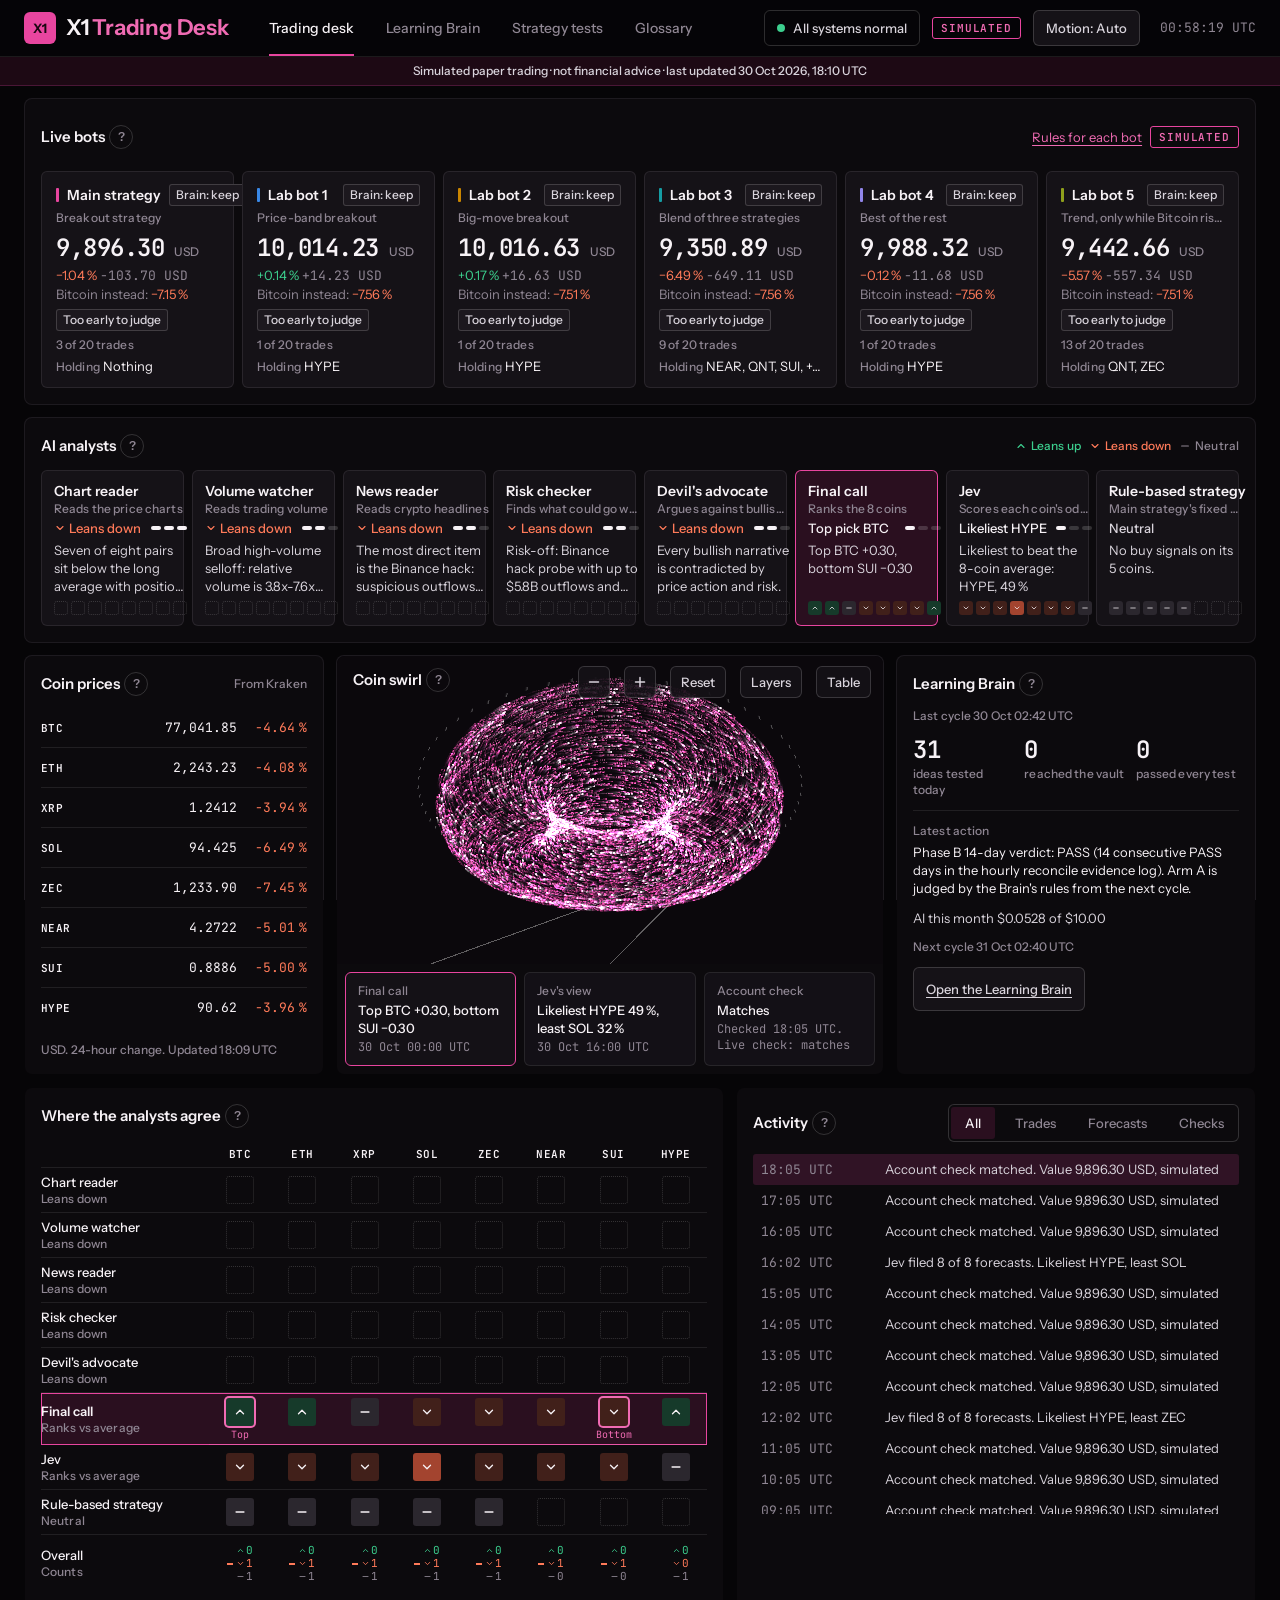
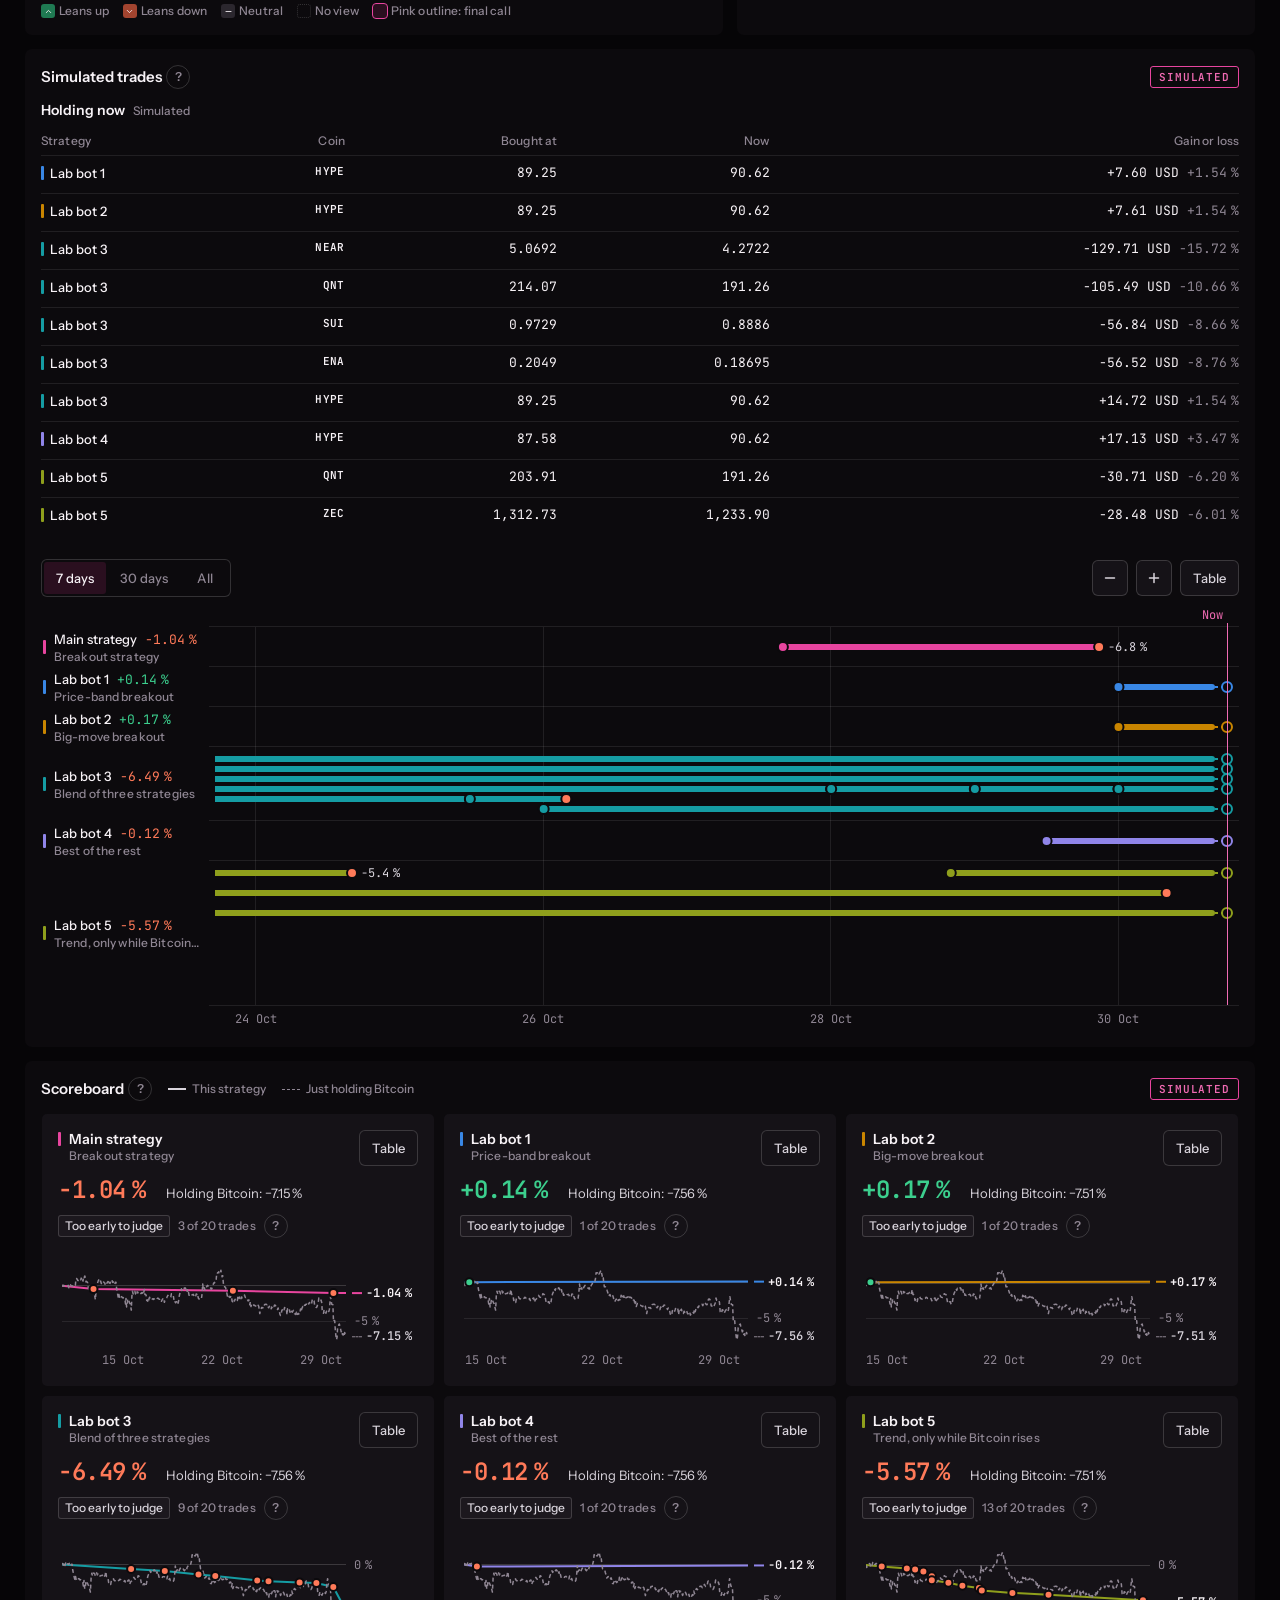
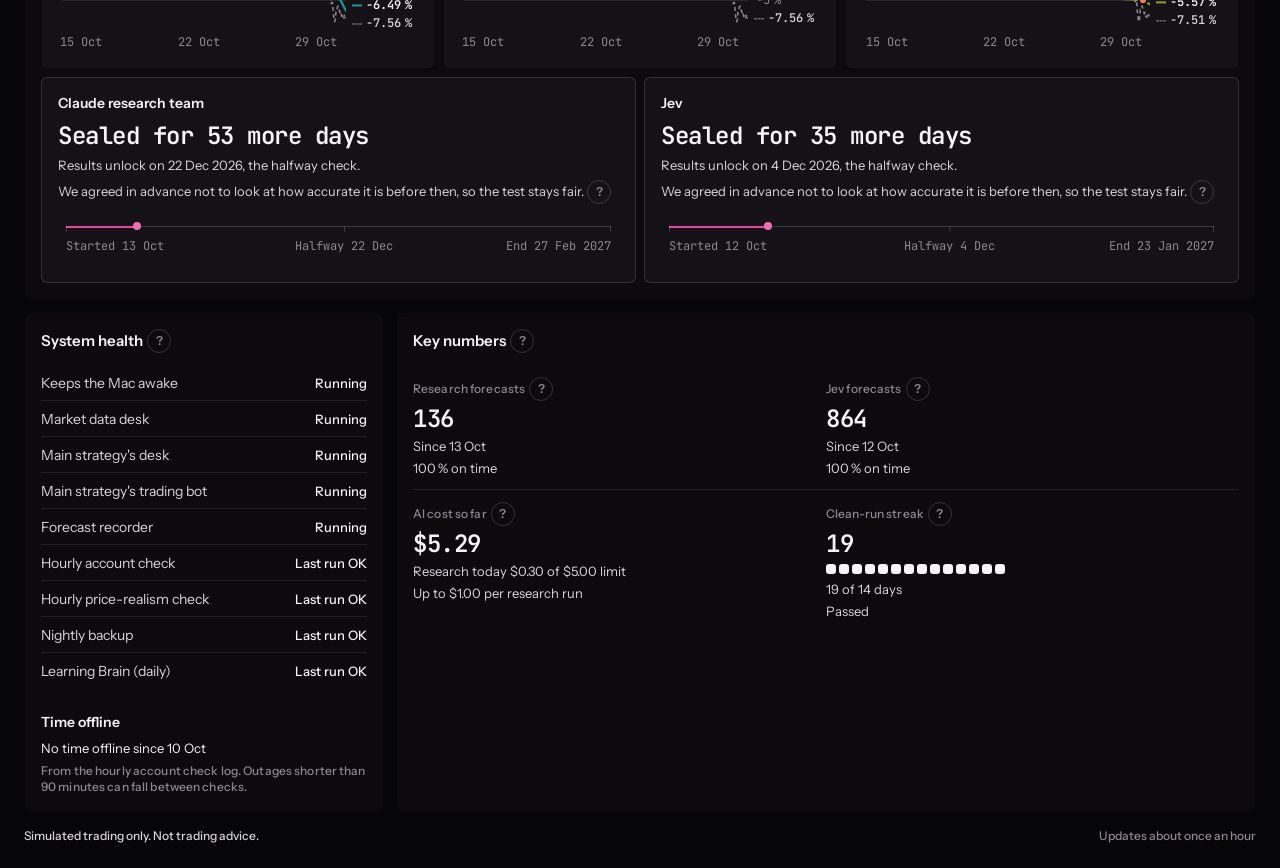
<file: index.html>
<!doctype html>
<html lang="en" data-motion="on">
<head>
<meta name="robots" content="noindex, nofollow">
<meta name="referrer" content="no-referrer">
<meta charset="utf-8">
<meta name="viewport" content="width=device-width, initial-scale=1">
<meta name="color-scheme" content="dark">
<title>Trading desk · X1</title>
<link rel="icon" type="image/svg+xml" href="./assets/favicon-uSS-8CfS.svg">
  <script type="module" crossorigin src="./assets/desk-BNpgxO-e.js"></script>
  <link rel="modulepreload" crossorigin href="./assets/shell-DyZmgbbQ.js">
  <link rel="modulepreload" crossorigin href="./assets/icons-zOqk7iI_.js">
  <link rel="modulepreload" crossorigin href="./assets/countup-D6njIxAh.js">
  <link rel="stylesheet" crossorigin href="./assets/shell-BkfWQHtd.css">
  <link rel="stylesheet" crossorigin href="./assets/desk-xNZAz26o.css">
</head>
<body>
<a class="skip" href="#swirl">Skip to the coin swirl</a>
<header class="statusbar">
  <div class="sb-inner">
    <a class="brand" href="./"><span class="mark" aria-hidden="true">X1</span><span class="wordmark"><span class="wm-x1">X1 </span><span class="pink">Trading Desk</span></span></a>
    <nav class="sb-nav" aria-label="Pages"><a href="./" aria-current="page"><span class="nav-long">Trading desk</span><span class="nav-short" aria-hidden="true">Desk</span></a><a href="brain.html"><span class="nav-long">Learning Brain</span><span class="nav-short" aria-hidden="true">Brain</span></a><a href="lab.html"><span class="nav-long">Strategy tests</span><span class="nav-short" aria-hidden="true">Tests</span></a><a href="glossary.html">Glossary</a></nav>
    <div class="sb-right">
      <button type="button" class="pill" id="sb-status"><span class="dot" aria-hidden="true"></span><span class="pill-full">Checking systems</span><span class="pill-short">Checking</span></button>
      <div class="pop sb-pop" id="sb-status-pop" role="dialog" aria-label="System status"><p id="sb-status-text">Checking systems.</p></div>
      <button type="button" class="stamp" id="sb-stamp">SIMULATED</button>
      <div class="pop" id="sb-stamp-pop" role="dialog" aria-label="About simulated"><p>No real money. Live trading is off; every amount here is simulated.</p><a class="pop-link" href="glossary.html#simulated">In the glossary</a></div>
      <button type="button" class="btn sb-motion" id="sb-motion"><span class="m-full">Motion: Auto</span><span class="m-short">Motion</span></button>
      <div class="pop" id="sb-motion-pop" role="dialog" aria-label="Show motion">
        <fieldset><legend>Show motion</legend>
          <label class="radio"><input type="radio" name="x1-motion" value="auto"><span id="sb-follow">Follow my Mac</span></label>
          <label class="radio"><input type="radio" name="x1-motion" value="on"><span>On</span></label>
          <label class="radio"><input type="radio" name="x1-motion" value="off"><span>Off</span></label>
        </fieldset>
      </div>
      <span class="clock t-data" id="sb-clock" aria-hidden="true"></span>
    </div>
  </div>
</header><p class="share-banner" role="note">Simulated paper trading · not financial advice · last updated <time id="share-updated">30 Oct 2026, 18:10 UTC</time></p>
<main id="main" class="page desk">
  <h1 class="sr-only">Trading desk</h1>
  <section class="panel p-bots" id="p-bots"></section>
  <section class="panel p-analysts" id="p-analysts"></section>
  <section class="panel p-swirl" id="swirl" aria-labelledby="h-swirl" tabindex="-1"><div id="swirl-host"></div><div id="rail"></div></section>
  <section class="panel p-prices" id="p-prices"></section>
  <section class="panel p-brain" id="p-brain"></section>
  <section class="panel p-agreement" id="p-agreement"></section>
  <section class="panel p-activity" id="p-activity"></section>
  <section class="panel p-trades" id="p-trades"></section>
  <section class="panel p-scoreboard" id="p-scoreboard"></section>
  <section class="panel p-health" id="p-health"></section>
  <section class="panel p-keys" id="p-keys"></section>
</main>
<div class="offline" id="offline" role="alert" hidden></div>
<footer class="site-foot"><span class="mid">Simulated trading only. Not trading advice.</span><span>Updates about once an hour</span></footer>
<div class="sr-only" id="live" aria-live="polite"></div>
</body>
</html>
</file>
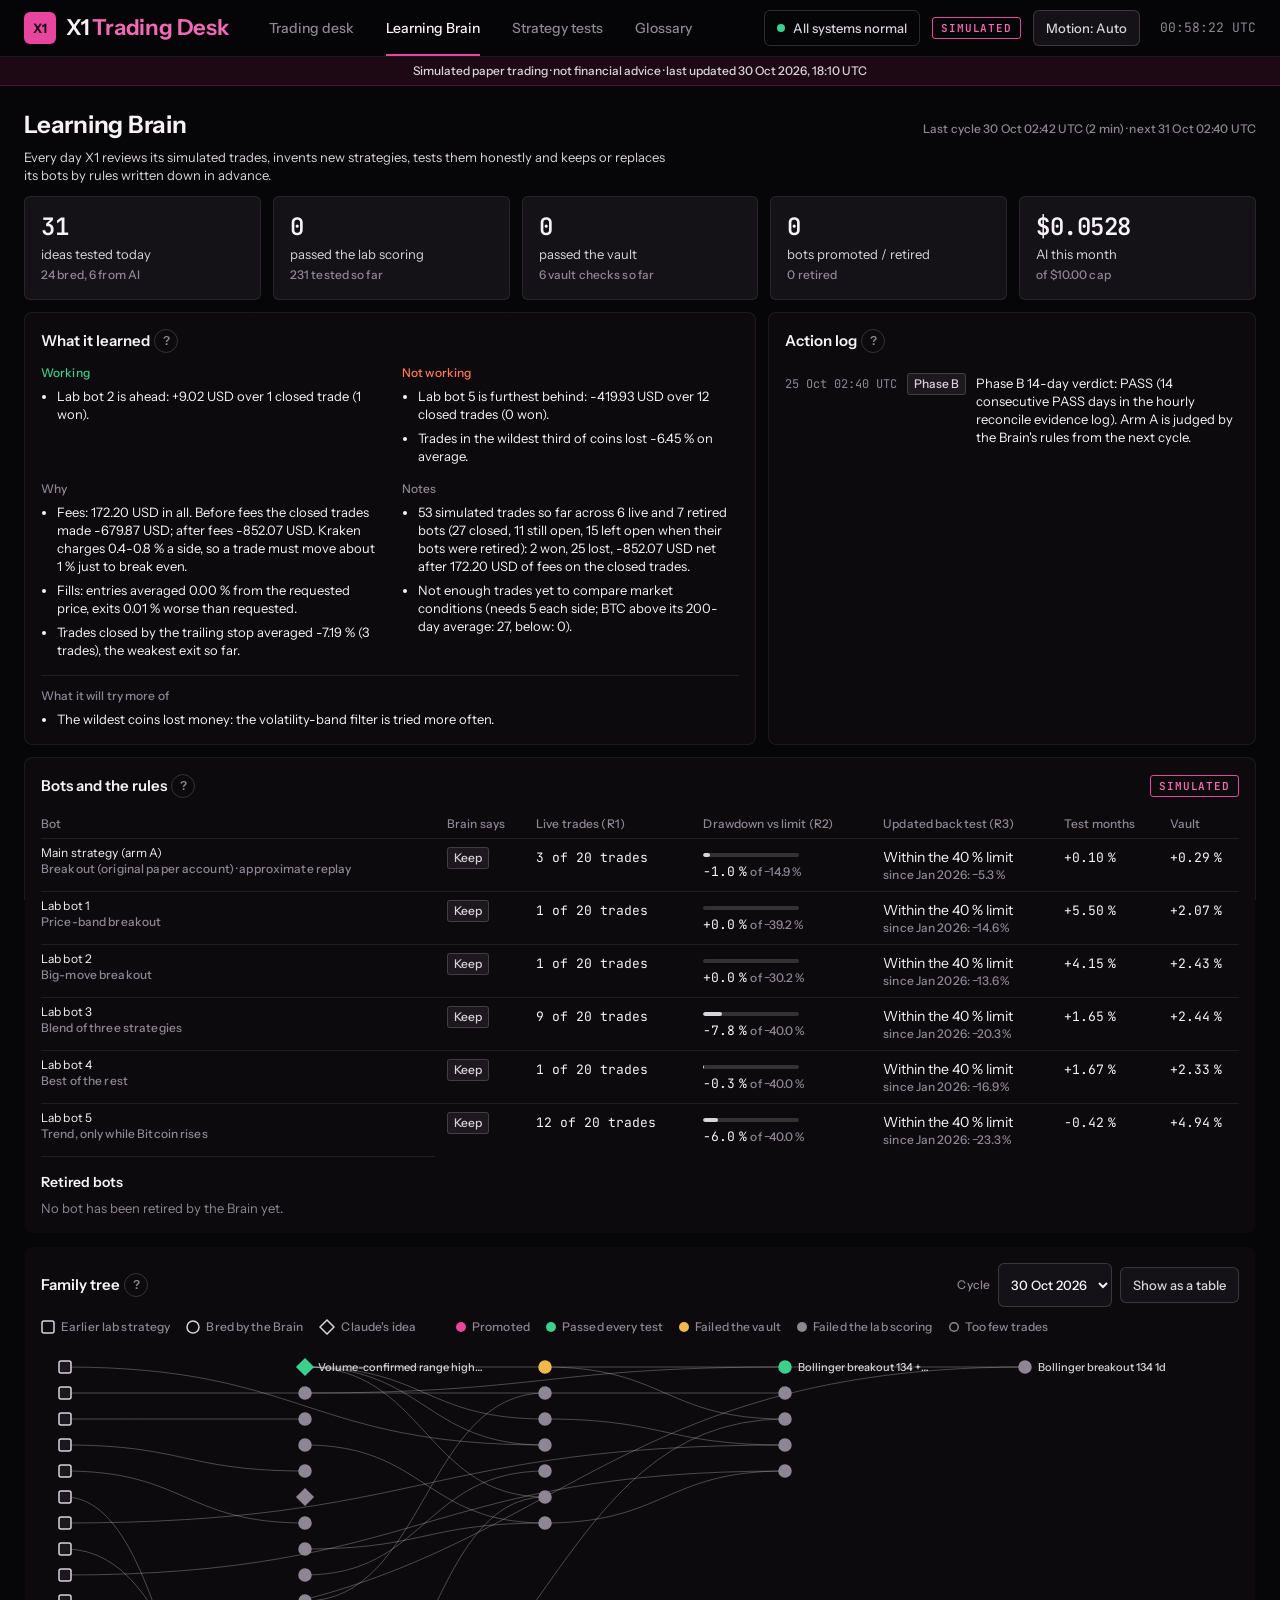
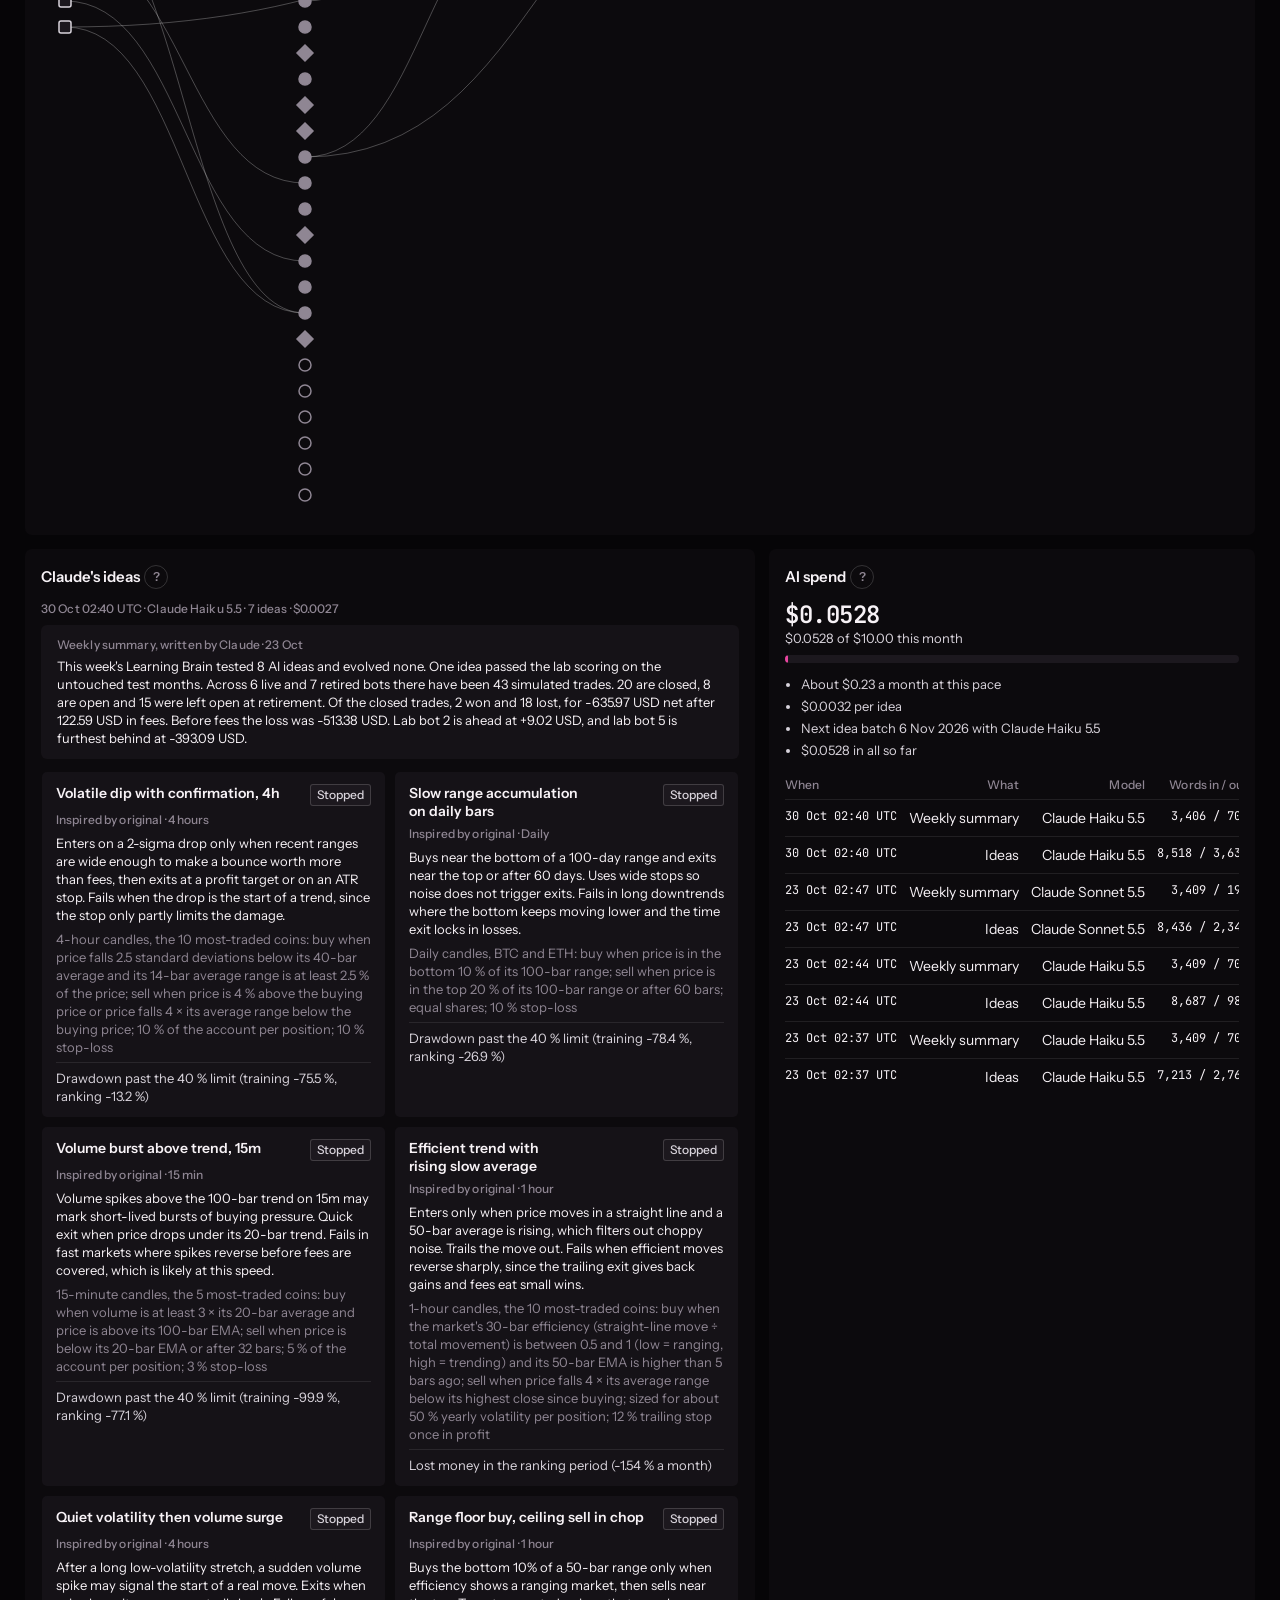
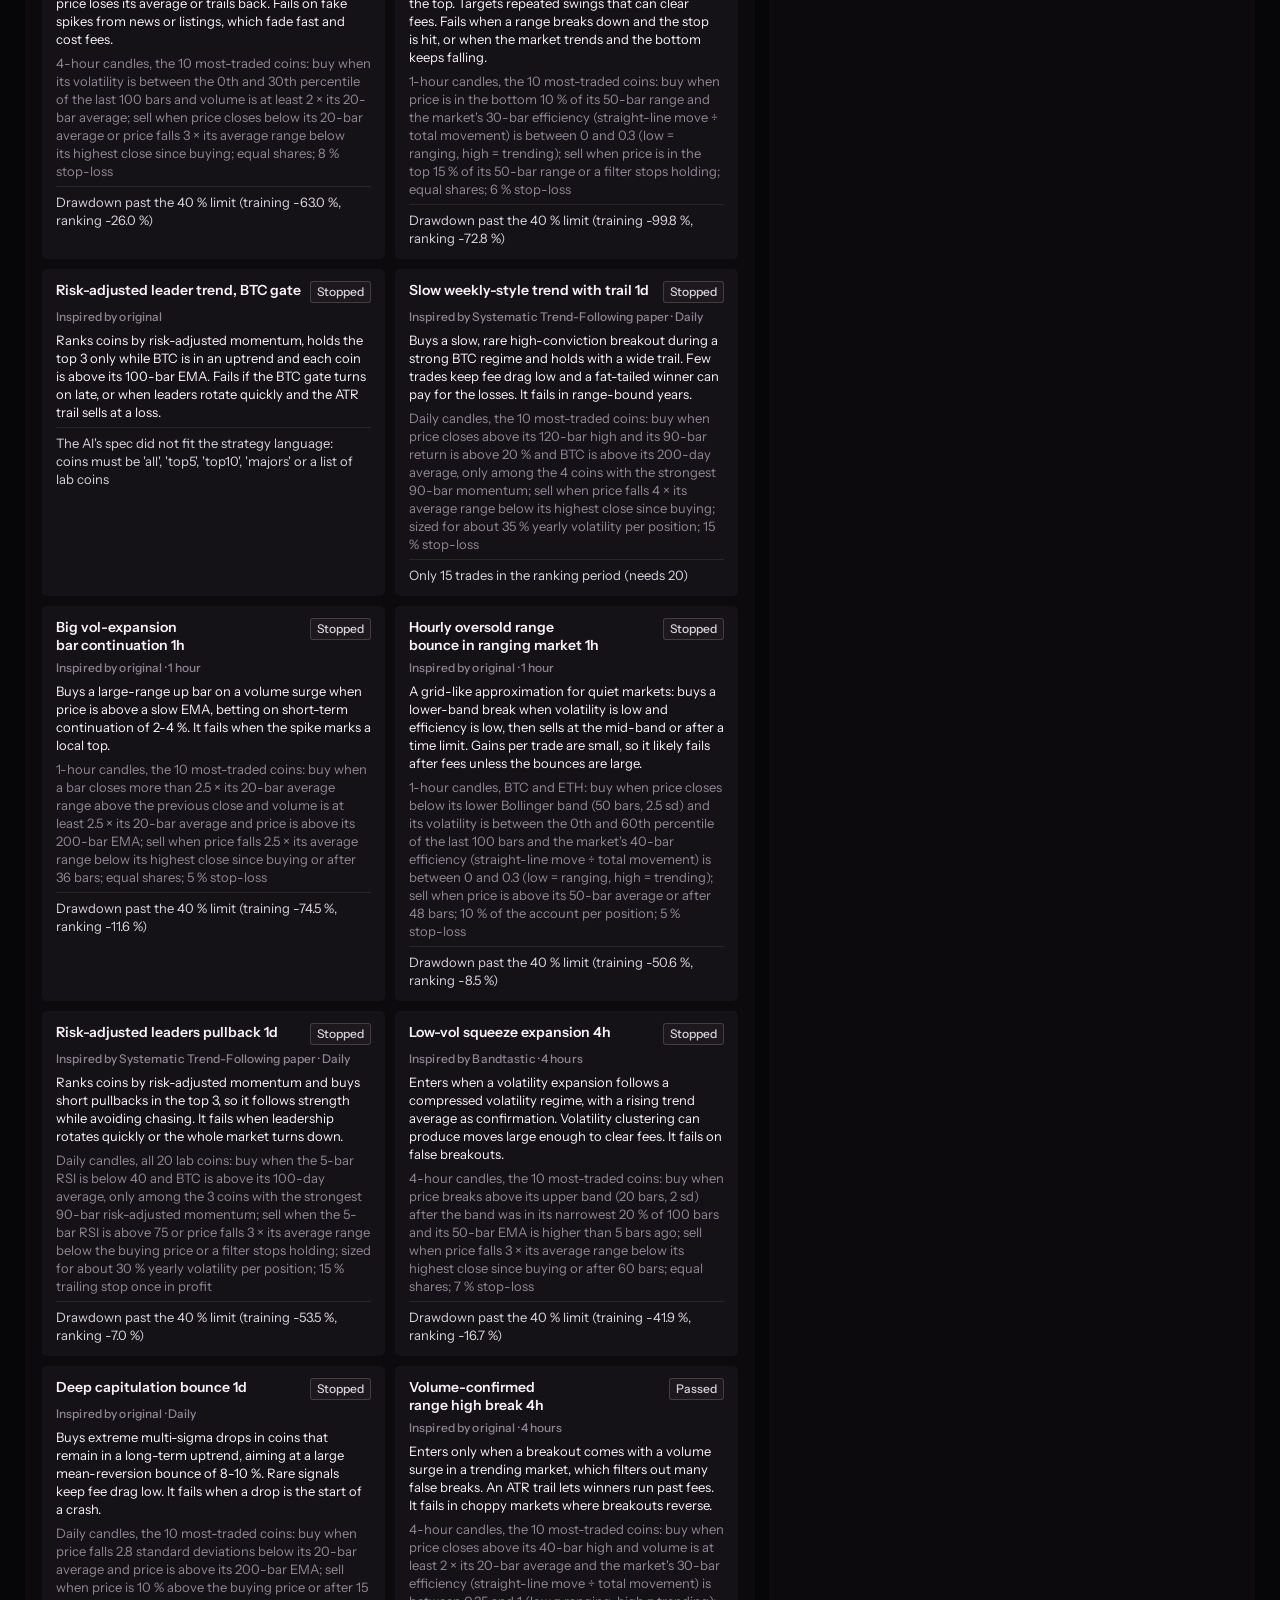
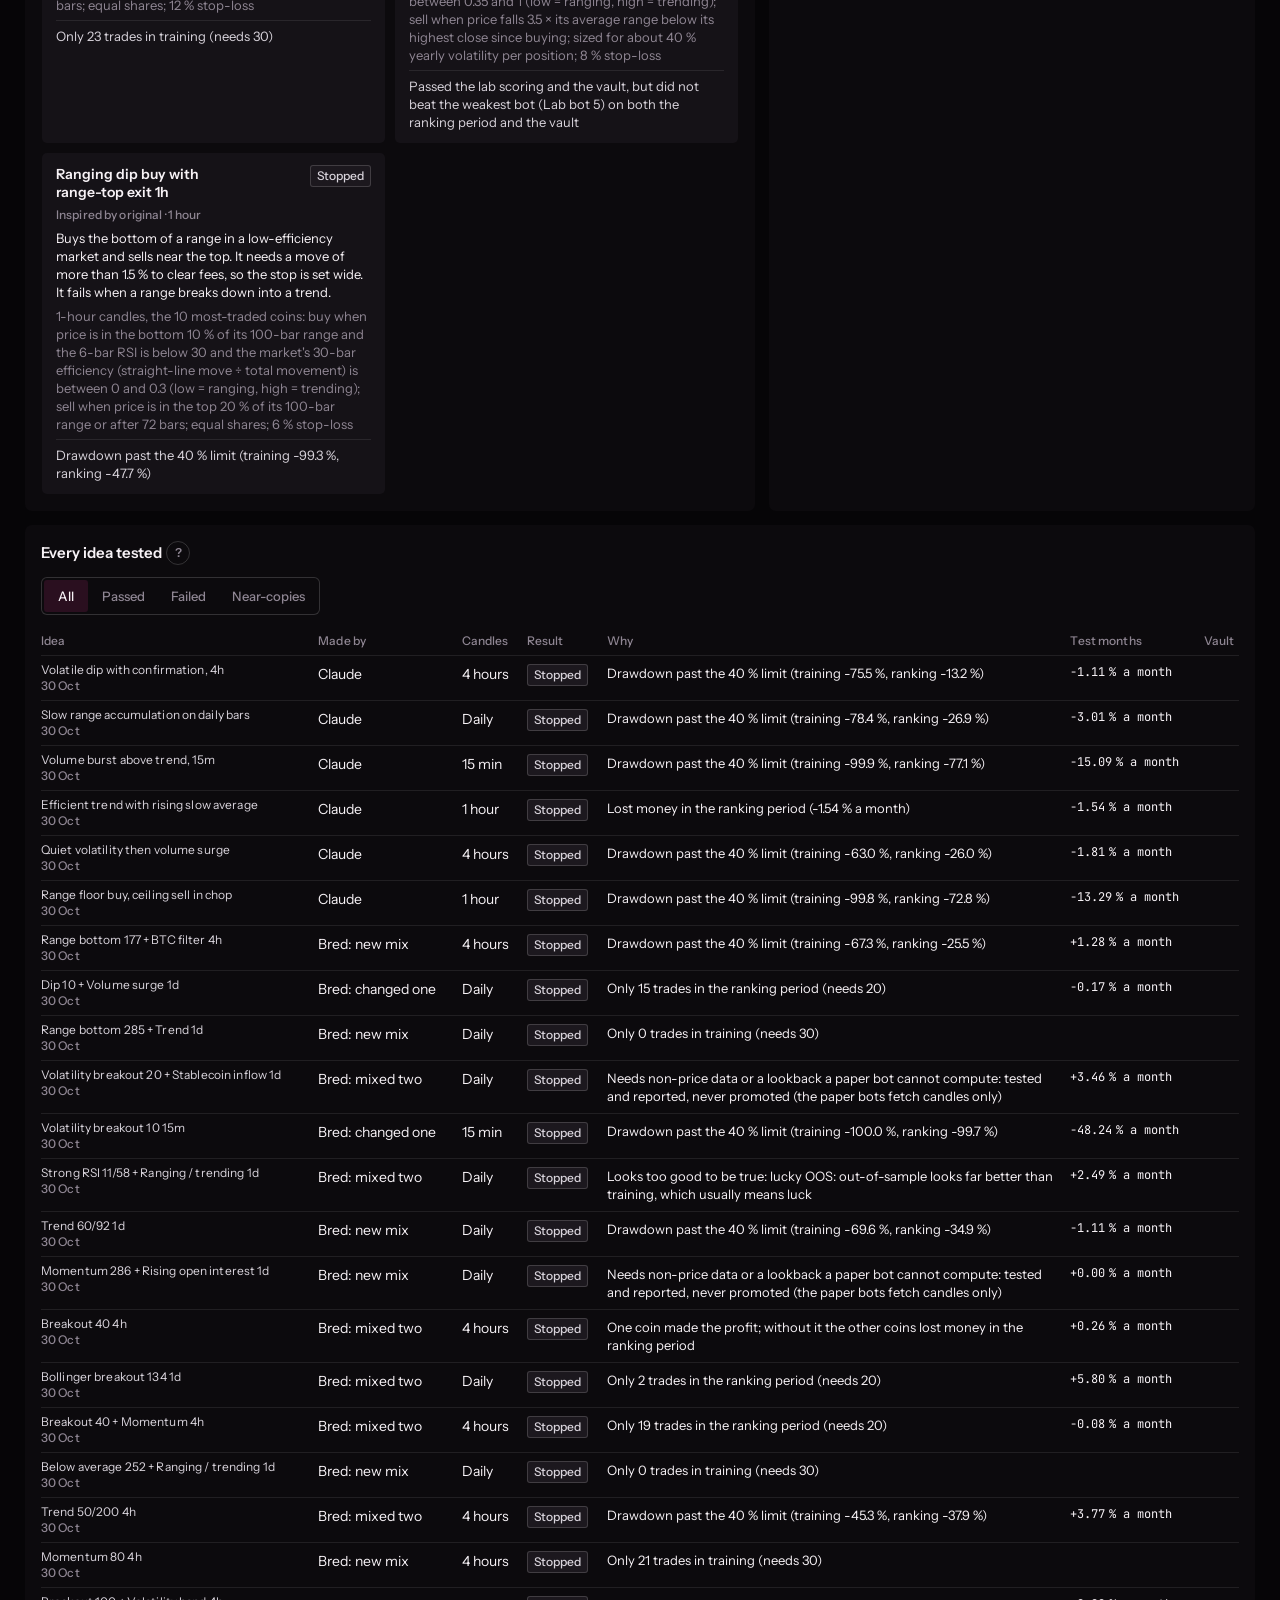
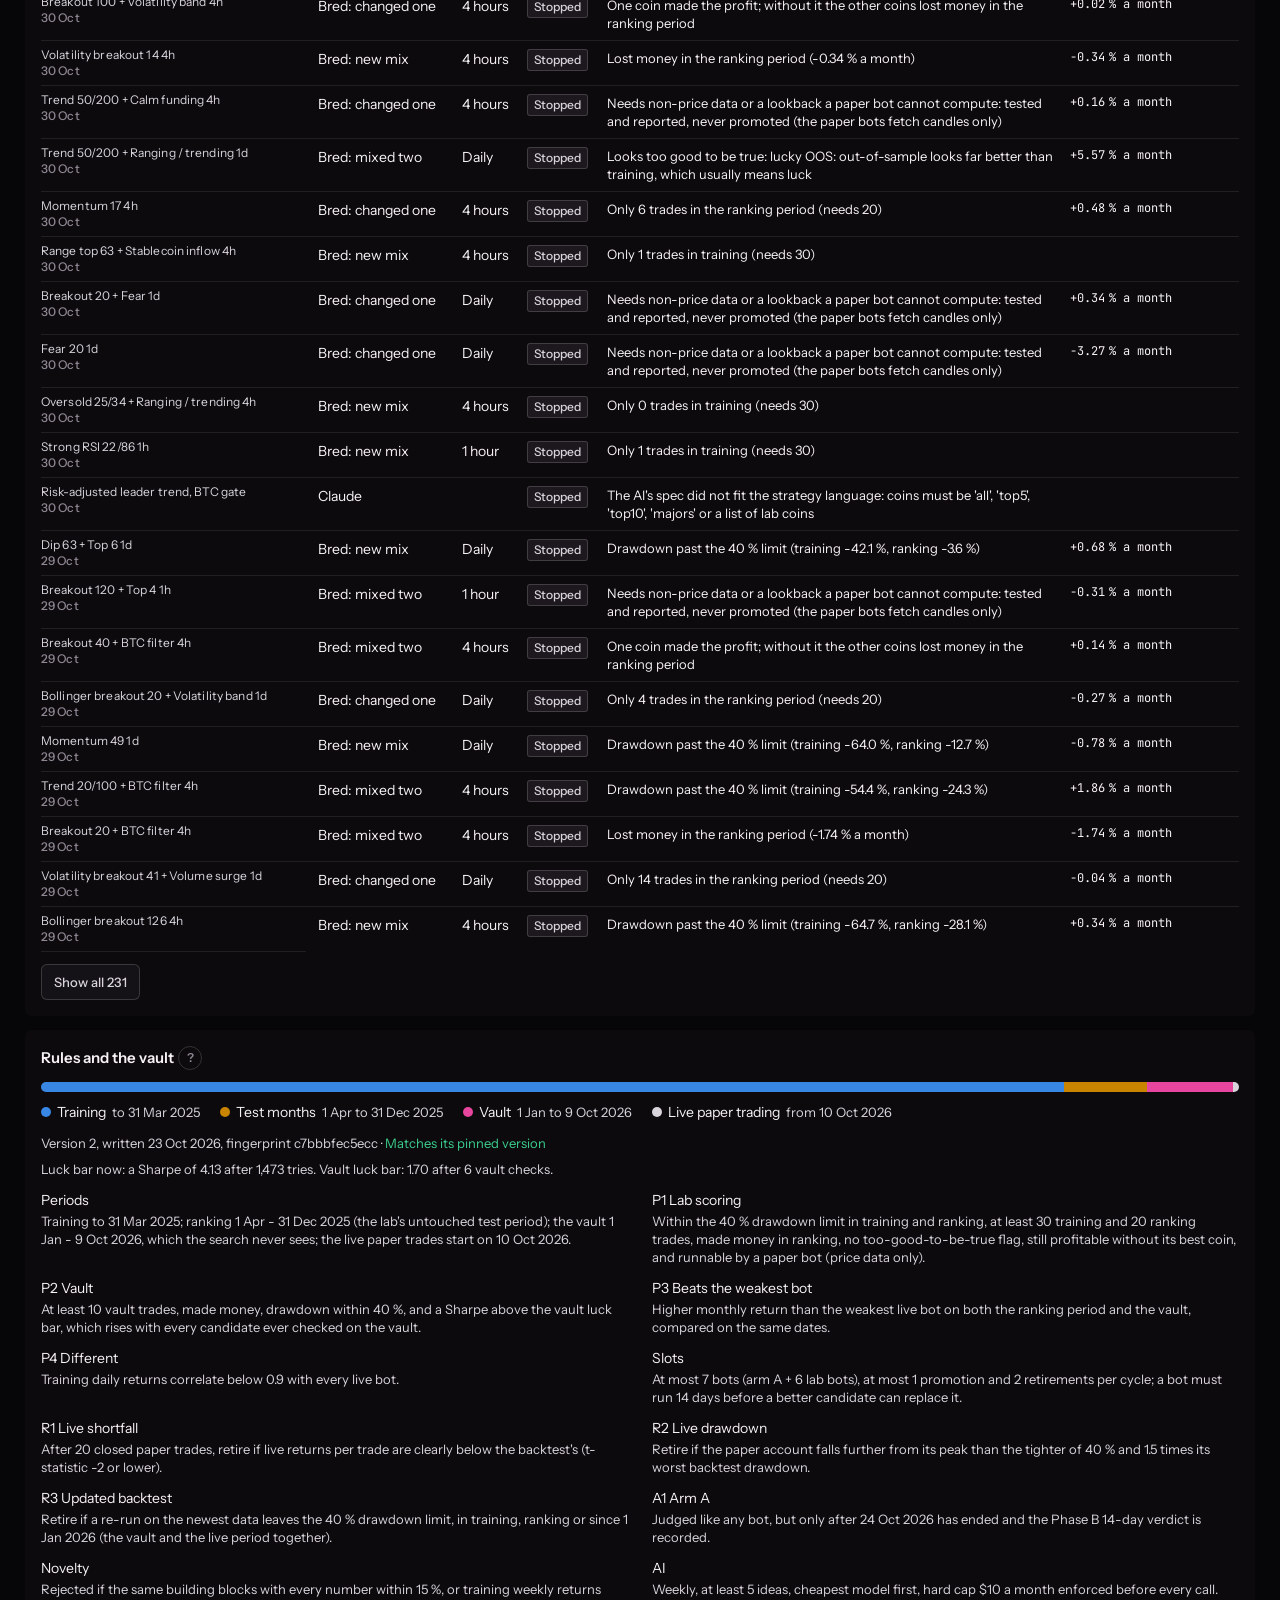
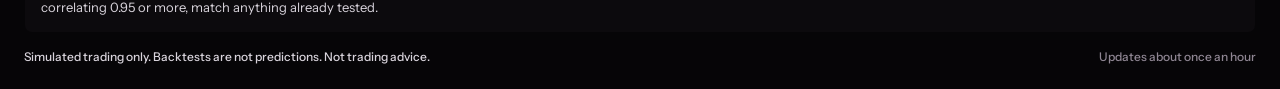
<file: brain.html>
<!doctype html>
<html lang="en" data-motion="on">
<head>
<meta name="robots" content="noindex, nofollow">
<meta name="referrer" content="no-referrer">
<meta charset="utf-8">
<meta name="viewport" content="width=device-width, initial-scale=1">
<meta name="color-scheme" content="dark">
<title>Learning Brain · X1</title>
<link rel="icon" type="image/svg+xml" href="./assets/favicon-uSS-8CfS.svg">
  <script type="module" crossorigin src="./assets/brain-CiMRjhtO.js"></script>
  <link rel="modulepreload" crossorigin href="./assets/shell-DyZmgbbQ.js">
  <link rel="modulepreload" crossorigin href="./assets/countup-D6njIxAh.js">
  <link rel="stylesheet" crossorigin href="./assets/shell-BkfWQHtd.css">
  <link rel="stylesheet" crossorigin href="./assets/brain-DsbVd6Aq.css">
</head>
<body>
<a class="skip" href="#main">Skip to content</a>
<header class="statusbar">
  <div class="sb-inner">
    <a class="brand" href="./"><span class="mark" aria-hidden="true">X1</span><span class="wordmark"><span class="wm-x1">X1 </span><span class="pink">Trading Desk</span></span></a>
    <nav class="sb-nav" aria-label="Pages"><a href="./"><span class="nav-long">Trading desk</span><span class="nav-short" aria-hidden="true">Desk</span></a><a href="brain.html" aria-current="page"><span class="nav-long">Learning Brain</span><span class="nav-short" aria-hidden="true">Brain</span></a><a href="lab.html"><span class="nav-long">Strategy tests</span><span class="nav-short" aria-hidden="true">Tests</span></a><a href="glossary.html">Glossary</a></nav>
    <div class="sb-right">
      <button type="button" class="pill" id="sb-status"><span class="dot" aria-hidden="true"></span><span class="pill-full">Checking systems</span><span class="pill-short">Checking</span></button>
      <div class="pop sb-pop" id="sb-status-pop" role="dialog" aria-label="System status"><p id="sb-status-text">Checking systems.</p></div>
      <button type="button" class="stamp" id="sb-stamp">SIMULATED</button>
      <div class="pop" id="sb-stamp-pop" role="dialog" aria-label="About simulated"><p>No real money. Live trading is off; every amount here is simulated.</p><a class="pop-link" href="glossary.html#simulated">In the glossary</a></div>
      <button type="button" class="btn sb-motion" id="sb-motion"><span class="m-full">Motion: Auto</span><span class="m-short">Motion</span></button>
      <div class="pop" id="sb-motion-pop" role="dialog" aria-label="Show motion">
        <fieldset><legend>Show motion</legend>
          <label class="radio"><input type="radio" name="x1-motion" value="auto"><span id="sb-follow">Follow my Mac</span></label>
          <label class="radio"><input type="radio" name="x1-motion" value="on"><span>On</span></label>
          <label class="radio"><input type="radio" name="x1-motion" value="off"><span>Off</span></label>
        </fieldset>
      </div>
      <span class="clock t-data" id="sb-clock" aria-hidden="true"></span>
    </div>
  </div>
</header><p class="share-banner" role="note">Simulated paper trading · not financial advice · last updated <time id="share-updated">30 Oct 2026, 18:10 UTC</time></p>
<main id="main" class="page brain" tabindex="-1">
  <div class="page-title"><h1 class="t-h1">Learning Brain</h1><span class="t-label" id="br-run"></span></div>
  <p class="t-small br-intro" id="br-intro"></p>
  <section class="br-stats" id="br-stats" aria-label="Today's cycle"></section>
  <section class="panel br-learned" id="br-learned"></section>
  <section class="panel br-log" id="br-log"></section>
  <section class="panel br-bots" id="bots"></section>
  <section class="panel br-tree" id="br-tree"></section>
  <section class="panel br-ideas" id="br-ideas"></section>
  <section class="panel br-spend" id="br-spend"></section>
  <section class="panel br-tested" id="br-tested"></section>
  <section class="panel br-rules" id="br-rules"></section>
</main>
<div class="offline" id="offline" role="alert" hidden></div>
<footer class="site-foot"><span class="mid">Simulated trading only. Backtests are not predictions. Not trading advice.</span><span>Updates about once an hour</span></footer>
<div class="sr-only" id="live" aria-live="polite"></div>
</body>
</html>
</file>
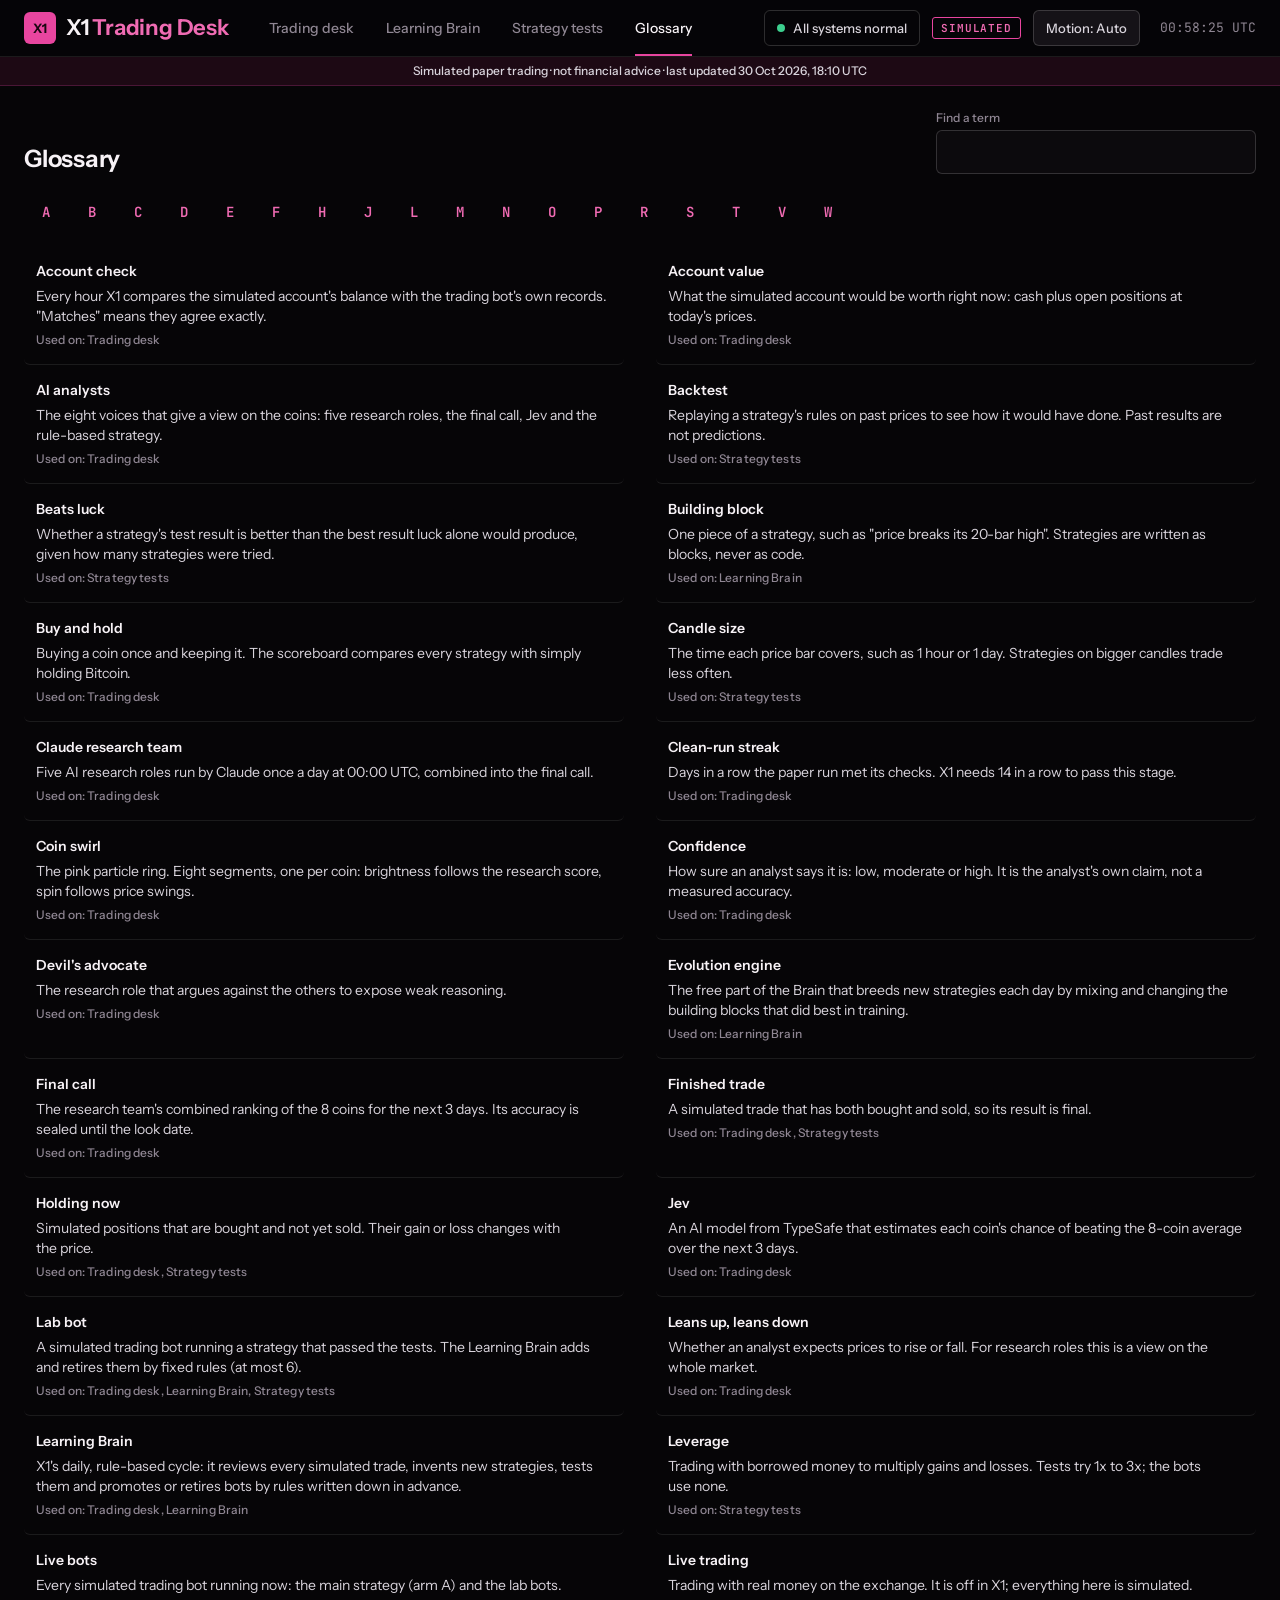
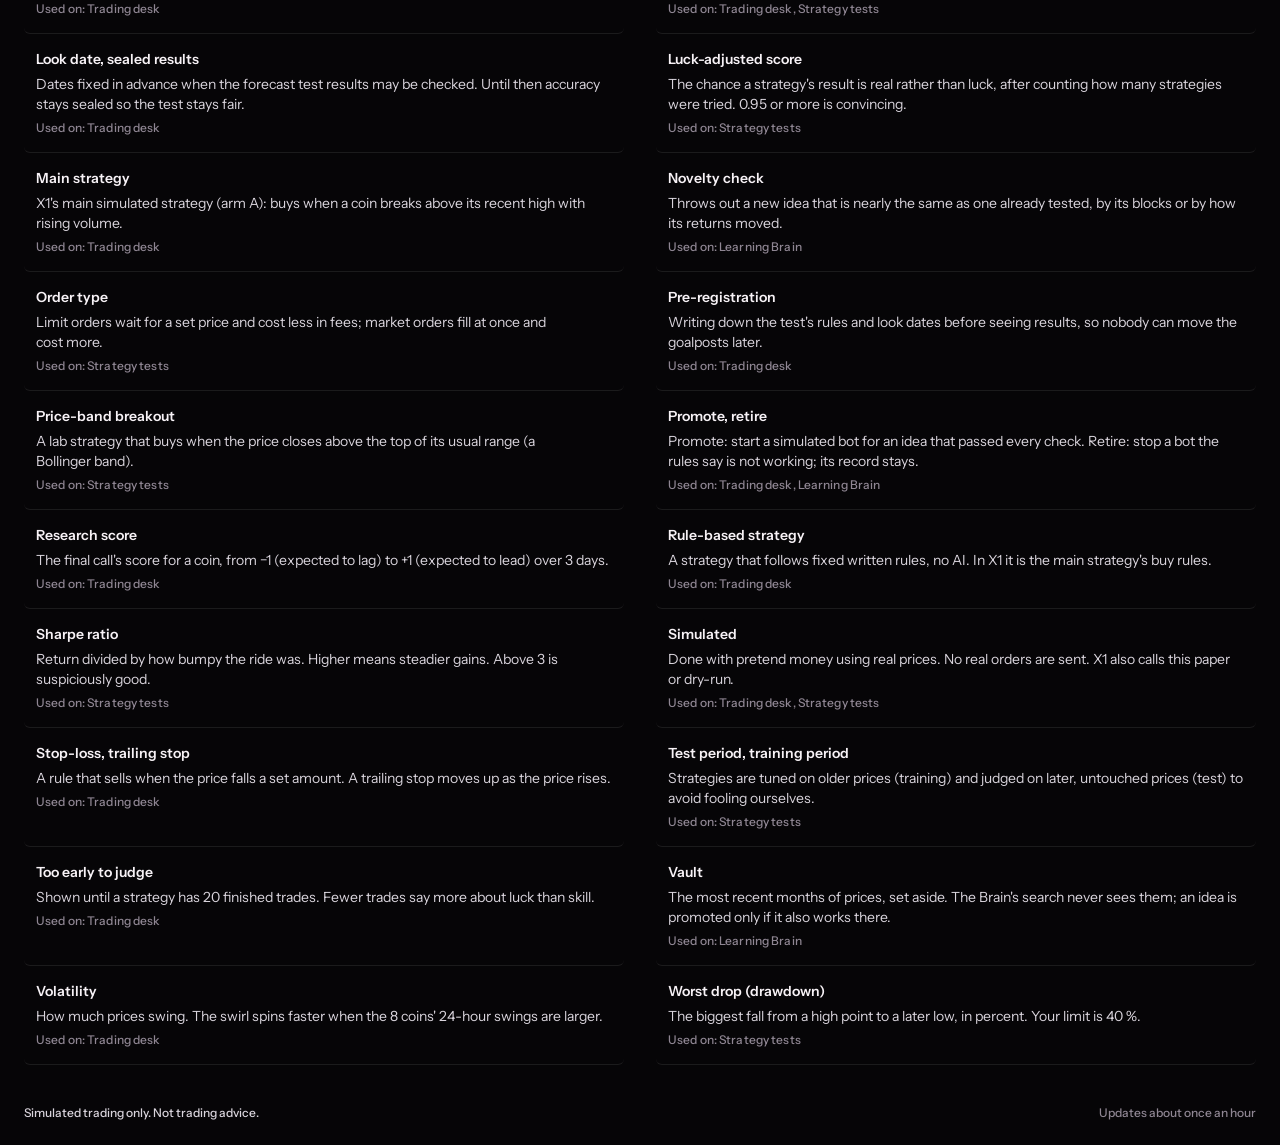
<file: glossary.html>
<!doctype html>
<html lang="en" data-motion="on">
<head>
<meta name="robots" content="noindex, nofollow">
<meta name="referrer" content="no-referrer">
<meta charset="utf-8">
<meta name="viewport" content="width=device-width, initial-scale=1">
<meta name="color-scheme" content="dark">
<title>Glossary · X1</title>
<link rel="icon" type="image/svg+xml" href="./assets/favicon-uSS-8CfS.svg">
  <script type="module" crossorigin src="./assets/glossary-Dlr_NO-D.js"></script>
  <link rel="modulepreload" crossorigin href="./assets/shell-DyZmgbbQ.js">
  <link rel="stylesheet" crossorigin href="./assets/shell-BkfWQHtd.css">
  <link rel="stylesheet" crossorigin href="./assets/glossary-CxMaHuqu.css">
</head>
<body>
<a class="skip" href="#main">Skip to content</a>
<header class="statusbar">
  <div class="sb-inner">
    <a class="brand" href="./"><span class="mark" aria-hidden="true">X1</span><span class="wordmark"><span class="wm-x1">X1 </span><span class="pink">Trading Desk</span></span></a>
    <nav class="sb-nav" aria-label="Pages"><a href="./"><span class="nav-long">Trading desk</span><span class="nav-short" aria-hidden="true">Desk</span></a><a href="brain.html"><span class="nav-long">Learning Brain</span><span class="nav-short" aria-hidden="true">Brain</span></a><a href="lab.html"><span class="nav-long">Strategy tests</span><span class="nav-short" aria-hidden="true">Tests</span></a><a href="glossary.html" aria-current="page">Glossary</a></nav>
    <div class="sb-right">
      <button type="button" class="pill" id="sb-status"><span class="dot" aria-hidden="true"></span><span class="pill-full">Checking systems</span><span class="pill-short">Checking</span></button>
      <div class="pop sb-pop" id="sb-status-pop" role="dialog" aria-label="System status"><p id="sb-status-text">Checking systems.</p></div>
      <button type="button" class="stamp" id="sb-stamp">SIMULATED</button>
      <div class="pop" id="sb-stamp-pop" role="dialog" aria-label="About simulated"><p>No real money. Live trading is off; every amount here is simulated.</p><a class="pop-link" href="glossary.html#simulated">In the glossary</a></div>
      <button type="button" class="btn sb-motion" id="sb-motion"><span class="m-full">Motion: Auto</span><span class="m-short">Motion</span></button>
      <div class="pop" id="sb-motion-pop" role="dialog" aria-label="Show motion">
        <fieldset><legend>Show motion</legend>
          <label class="radio"><input type="radio" name="x1-motion" value="auto"><span id="sb-follow">Follow my Mac</span></label>
          <label class="radio"><input type="radio" name="x1-motion" value="on"><span>On</span></label>
          <label class="radio"><input type="radio" name="x1-motion" value="off"><span>Off</span></label>
        </fieldset>
      </div>
      <span class="clock t-data" id="sb-clock" aria-hidden="true"></span>
    </div>
  </div>
</header><p class="share-banner" role="note">Simulated paper trading · not financial advice · last updated <time id="share-updated">30 Oct 2026, 18:10 UTC</time></p>
<main id="main" class="page gloss" tabindex="-1">
  <div class="page-title gl-top"><h1 class="t-h1">Glossary</h1>
    <label class="gl-find"><span class="t-label">Find a term</span><input type="search" id="gl-q" autocomplete="off" spellcheck="false"></label></div>
  <nav class="gl-az" id="gl-az" aria-label="Jump to a letter"></nav>
  <p class="empty" id="gl-none" hidden>No term matches that. Try a shorter word.</p>
  <div class="gl-list" id="gl-list"></div>
</main>
<div class="offline" id="offline" role="alert" hidden></div>
<footer class="site-foot"><span class="mid">Simulated trading only. Not trading advice.</span><span>Updates about once an hour</span></footer>
<div class="sr-only" id="live" aria-live="polite"></div>
</body>
</html>
</file>
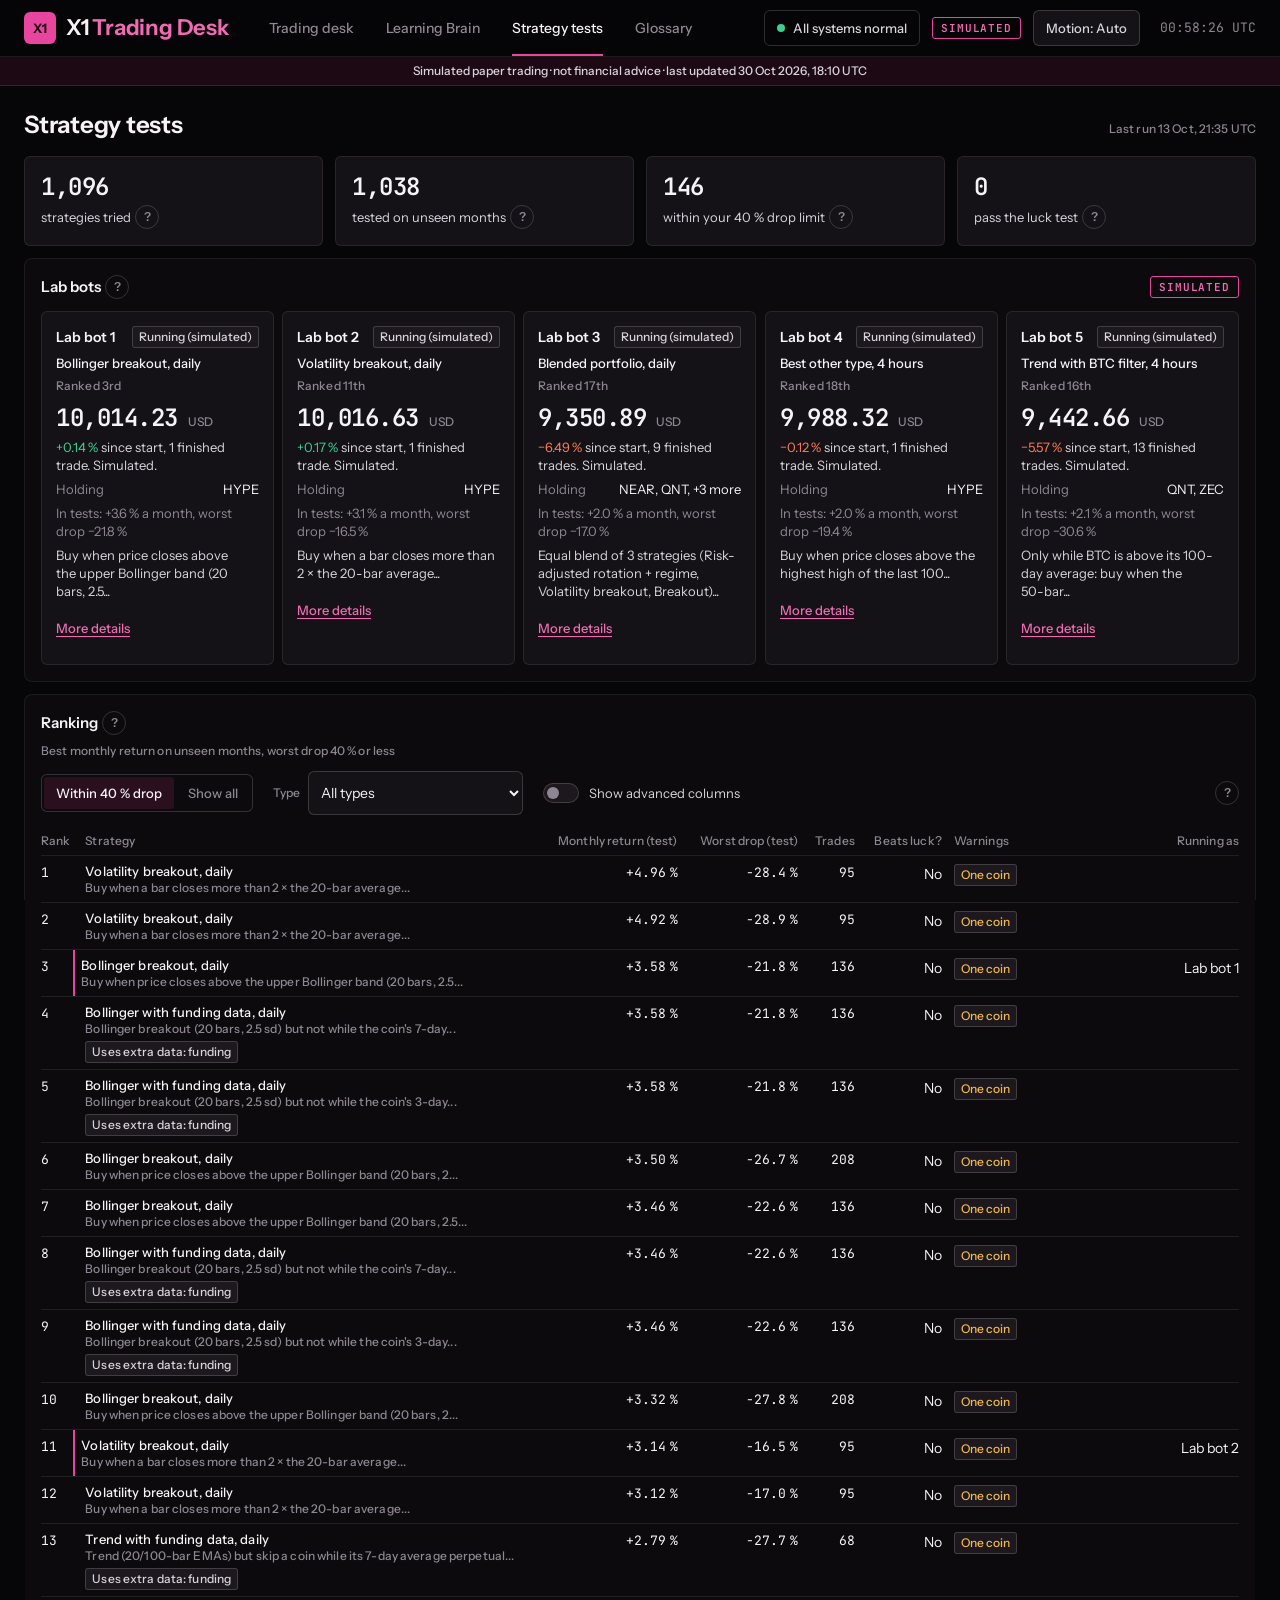
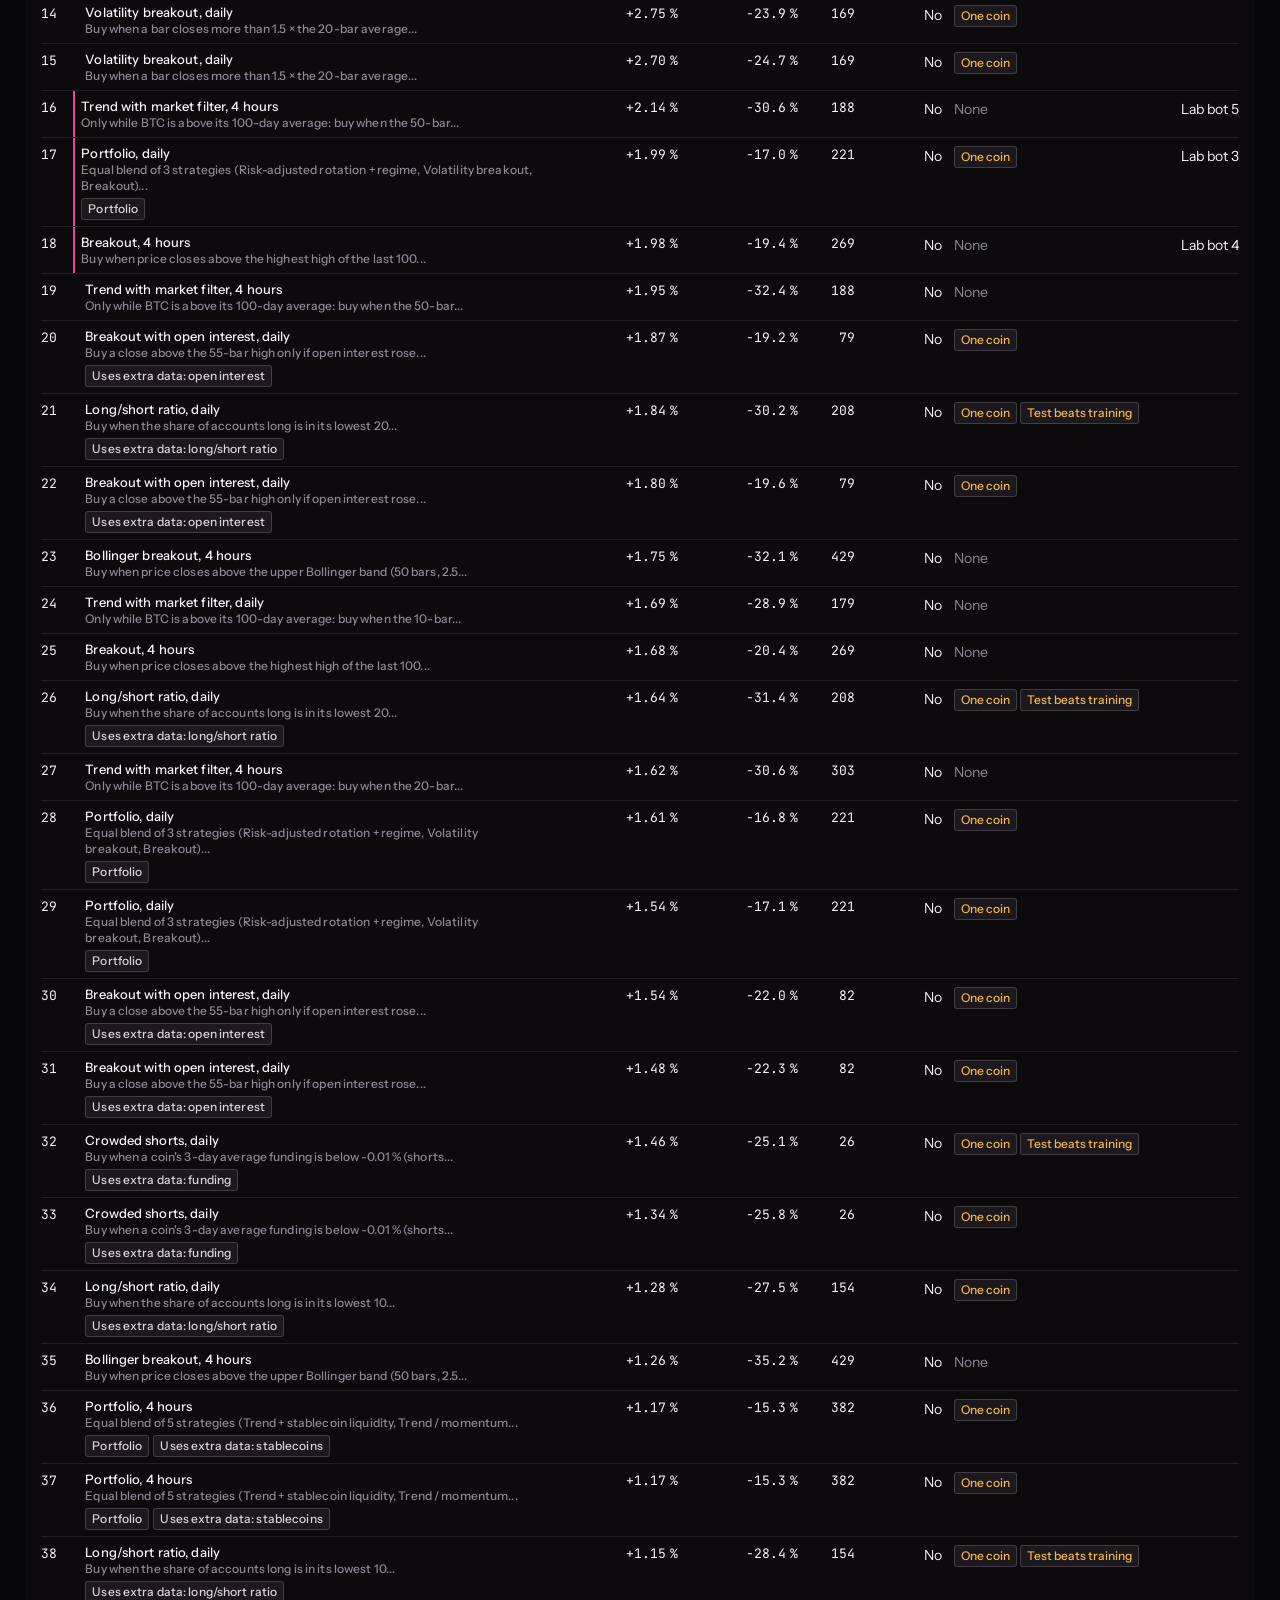
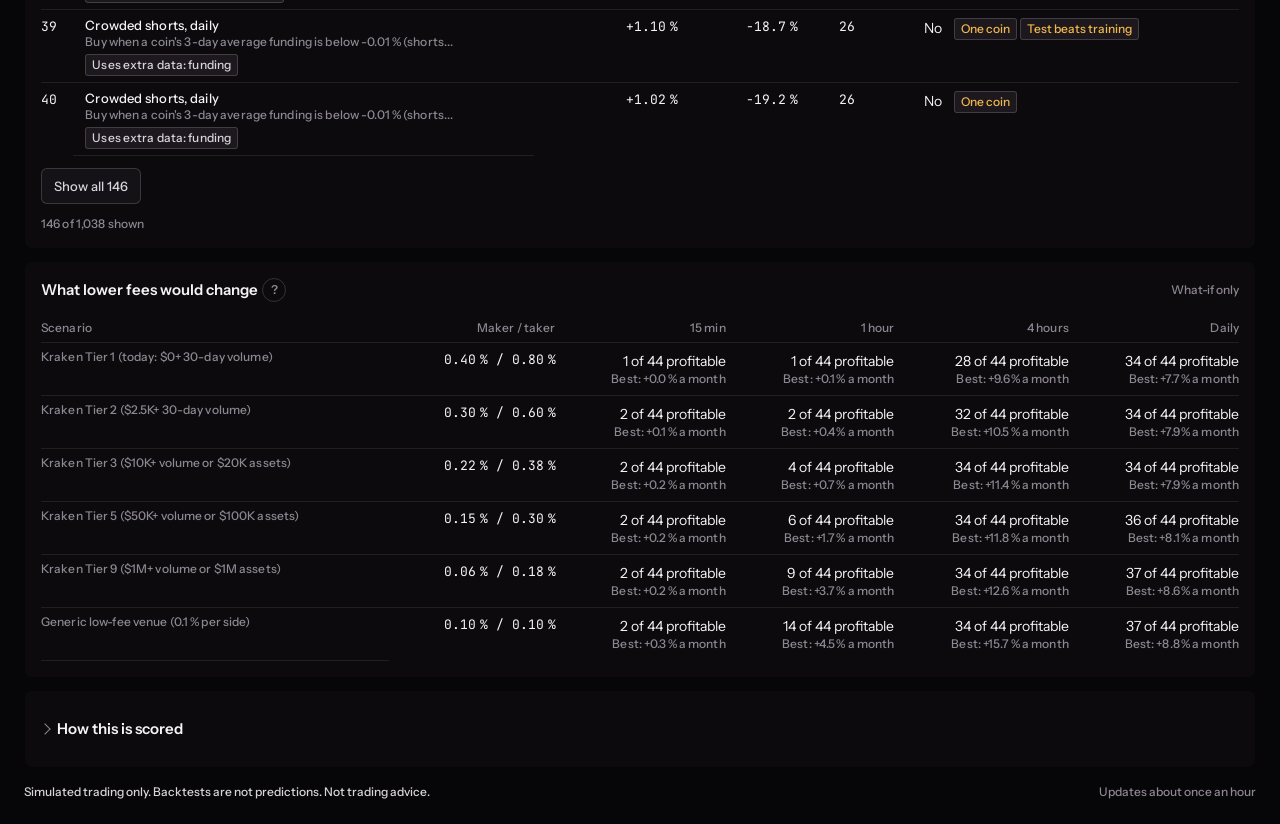
<file: lab.html>
<!doctype html>
<html lang="en" data-motion="on">
<head>
<meta name="robots" content="noindex, nofollow">
<meta name="referrer" content="no-referrer">
<meta charset="utf-8">
<meta name="viewport" content="width=device-width, initial-scale=1">
<meta name="color-scheme" content="dark">
<title>Strategy tests · X1</title>
<link rel="icon" type="image/svg+xml" href="./assets/favicon-uSS-8CfS.svg">
  <script type="module" crossorigin src="./assets/lab-ClksHu0G.js"></script>
  <link rel="modulepreload" crossorigin href="./assets/shell-DyZmgbbQ.js">
  <link rel="modulepreload" crossorigin href="./assets/icons-zOqk7iI_.js">
  <link rel="modulepreload" crossorigin href="./assets/countup-D6njIxAh.js">
  <link rel="stylesheet" crossorigin href="./assets/shell-BkfWQHtd.css">
  <link rel="stylesheet" crossorigin href="./assets/lab-DUgdDYLl.css">
</head>
<body>
<a class="skip" href="#main">Skip to content</a>
<header class="statusbar">
  <div class="sb-inner">
    <a class="brand" href="./"><span class="mark" aria-hidden="true">X1</span><span class="wordmark"><span class="wm-x1">X1 </span><span class="pink">Trading Desk</span></span></a>
    <nav class="sb-nav" aria-label="Pages"><a href="./"><span class="nav-long">Trading desk</span><span class="nav-short" aria-hidden="true">Desk</span></a><a href="brain.html"><span class="nav-long">Learning Brain</span><span class="nav-short" aria-hidden="true">Brain</span></a><a href="lab.html" aria-current="page"><span class="nav-long">Strategy tests</span><span class="nav-short" aria-hidden="true">Tests</span></a><a href="glossary.html">Glossary</a></nav>
    <div class="sb-right">
      <button type="button" class="pill" id="sb-status"><span class="dot" aria-hidden="true"></span><span class="pill-full">Checking systems</span><span class="pill-short">Checking</span></button>
      <div class="pop sb-pop" id="sb-status-pop" role="dialog" aria-label="System status"><p id="sb-status-text">Checking systems.</p></div>
      <button type="button" class="stamp" id="sb-stamp">SIMULATED</button>
      <div class="pop" id="sb-stamp-pop" role="dialog" aria-label="About simulated"><p>No real money. Live trading is off; every amount here is simulated.</p><a class="pop-link" href="glossary.html#simulated">In the glossary</a></div>
      <button type="button" class="btn sb-motion" id="sb-motion"><span class="m-full">Motion: Auto</span><span class="m-short">Motion</span></button>
      <div class="pop" id="sb-motion-pop" role="dialog" aria-label="Show motion">
        <fieldset><legend>Show motion</legend>
          <label class="radio"><input type="radio" name="x1-motion" value="auto"><span id="sb-follow">Follow my Mac</span></label>
          <label class="radio"><input type="radio" name="x1-motion" value="on"><span>On</span></label>
          <label class="radio"><input type="radio" name="x1-motion" value="off"><span>Off</span></label>
        </fieldset>
      </div>
      <span class="clock t-data" id="sb-clock" aria-hidden="true"></span>
    </div>
  </div>
</header><p class="share-banner" role="note">Simulated paper trading · not financial advice · last updated <time id="share-updated">30 Oct 2026, 18:10 UTC</time></p>
<main id="main" class="page lab" tabindex="-1">
  <div class="page-title"><h1 class="t-h1">Strategy tests</h1><span class="t-label" id="lab-run"></span></div>
  <section class="lab-stats" id="lab-stats" aria-label="Test summary"></section>
  <section class="panel" id="lab-bots"></section>
  <section class="panel" id="lab-ranking"></section>
  <section class="panel" id="lab-fees"></section>
  <section class="panel" id="lab-scored"></section>
</main>
<div class="offline" id="offline" role="alert" hidden></div>
<footer class="site-foot"><span class="mid">Simulated trading only. Backtests are not predictions. Not trading advice.</span><span>Updates about once an hour</span></footer>
<div class="sr-only" id="live" aria-live="polite"></div>
</body>
</html>
</file>
<file: assets/shell-BkfWQHtd.css>
:root{--lightningcss-light: ;--lightningcss-dark:initial;color-scheme:dark;--bg:#060507;--panel:#0c0a0d;--raised:#151217;--raised-2:#1c181e;--sheet:#110e12;--scrim:#0605079e;--line:#ffffff16;--line-hi:#ffffff29;--line-strong:#ffffff42;--line-solid:#1d1a1f;--hatch:#ffffff0b;--ink:#f7f2f6;--text:#d9d4dc;--muted:#8f8693;--faint:#5d5662;--pink-950:#1d0914;--pink-900:#2a0f1f;--pink-800:#4a1636;--pink-700:#8a2463;--pink-600:#c4307f;--pink-500:#e8459f;--pink-400:#f06bb3;--pink-300:#f594c8;--pink-200:#fabddc;--pink-a16:#e8459f29;--accent:var(--pink-500);--accent-text:var(--pink-400);--on-accent:#1a0711;--up:#3ccf8e;--down:#ff7a59;--warn:#f2b84b;--up-1:#163a2a;--up-2:#1f7a52;--up-3:#3ccf8e;--down-1:#41201a;--down-2:#a3442f;--down-3:#ff7a59;--neutral-cell:#2b272e;--s-arm-a:#e8459f;--s-lab-1:#3987e5;--s-lab-2:#c98500;--s-lab-3:#159ca3;--s-lab-4:#9085e9;--s-lab-5:#8f9f1c;--s-lab-6:#ad6ac8;--s-lab-7:#b97a35;--s-hold:#8f8693;--s-1:4px;--s-2:8px;--s-3:12px;--s-4:16px;--s-5:20px;--s-6:24px;--s-8:32px;--s-10:40px;--s-12:48px;--gap:12px;--pad-panel:16px;--page-x:24px;--row:36px;--r-0:8px;--r-1:6px;--r-2:3px;--shadow-1:0 2px 6px #14040c80, 0 10px 24px -10px #000000b3;--shadow-2:0 24px 56px -18px #040003cc, 0 0 0 1px #f06bb32e;--z-base:0;--z-tilt:1;--z-swirl-ui:2;--z-sticky:20;--z-expanded:15;--z-popover:40;--z-scrim:49;--z-sheet:50;--z-toast:60;--z-skip:70;--d-instant:.1s;--d-fast:.16s;--d-base:.24s;--d-slow:.4s;--d-flip:.48s;--d-count:.9s;--ease-out:cubic-bezier(.16, 1, .3, 1);--ease-out-soft:cubic-bezier(.33, 1, .68, 1);--ease-in-out:cubic-bezier(.65, 0, .35, 1);--ease-in:cubic-bezier(.5, 0, .75, 0);--sans:"Instrument Sans Variable", ui-sans-serif, -apple-system, "Segoe UI", sans-serif;--mono:"JetBrains Mono Variable", ui-monospace, "SF Mono", Menlo, monospace;--lx:-9999px;--ly:-9999px;--lamp-k:0}@media (width<=719px){:root{--gap:10px;--pad-panel:12px;--page-x:16px}}@media (width>=720px) and (width<=1279px){:root{--page-x:20px}}html[data-motion=off] *{transition-duration:0s!important;animation-duration:0s!important}@font-face{font-family:Instrument Sans Variable;font-style:normal;font-display:swap;font-weight:400 700;src:url(./instrument-sans-latin-wght-normal-BbzFLZTg.woff2)format("woff2-variations");unicode-range:U+??,U+131,U+152-153,U+2BB-2BC,U+2C6,U+2DA,U+2DC,U+304,U+308,U+329,U+2000-206F,U+20AC,U+2122,U+2191,U+2193,U+2212,U+2215,U+FEFF,U+FFFD}@font-face{font-family:JetBrains Mono Variable;font-style:normal;font-display:swap;font-weight:100 800;src:url(./jetbrains-mono-latin-wght-normal-B9CIFXIH.woff2)format("woff2-variations");unicode-range:U+??,U+131,U+152-153,U+2BB-2BC,U+2C6,U+2DA,U+2DC,U+304,U+308,U+329,U+2000-206F,U+20AC,U+2122,U+2191,U+2193,U+2212,U+2215,U+FEFF,U+FFFD}*,:before,:after{box-sizing:border-box}html{background:var(--bg);-webkit-text-size-adjust:100%;scrollbar-width:thin;scrollbar-color:#2b272e transparent}body{min-height:100dvh;color:var(--text);font:400 14px/20px var(--sans);font-size-adjust:from-font;font-feature-settings:"ss01" 0;-webkit-font-smoothing:antialiased;caret-color:var(--pink-400);background:radial-gradient(circle 240px at var(--lx) var(--ly), rgba(255, 150, 200, calc(var(--lamp-k) * .14)) 0, rgba(255, 150, 200, calc(var(--lamp-k) * .14)) 90px, rgba(255, 150, 200, calc(var(--lamp-k) * .063)) 165px, #ff96c800 240px) fixed, var(--bg);margin:0}::selection{color:#fff;background:#e8459f59}a{color:var(--accent-text);text-underline-offset:3px;text-decoration-thickness:1px}a:hover{color:var(--pink-300)}:focus-visible{outline:2px solid var(--pink-400);outline-offset:2px;border-radius:inherit}button,input,select,textarea{font:inherit;color:inherit}button{cursor:pointer}h1,h2,h3{text-wrap:balance;margin:0}p{text-wrap:pretty;margin:0}table{border-collapse:collapse;width:100%}[hidden]{display:none!important}.num,[data-num]{font-family:var(--mono);font-variant-numeric:tabular-nums;font-feature-settings:"zero" 0}.t-display{font:600 32px/36px var(--mono);letter-spacing:-.02em;color:var(--ink);font-variant-numeric:tabular-nums}.t-kpi{font:600 24px/28px var(--mono);letter-spacing:-.02em;color:var(--ink);font-variant-numeric:tabular-nums}.t-h1{font:650 24px/30px var(--sans);letter-spacing:-.01em;color:var(--ink)}.t-h2{font:600 15px/20px var(--sans);color:var(--ink)}.t-h3{font:600 14px/18px var(--sans);color:var(--ink)}.t-body{font:400 14px/20px var(--sans)}.t-small{font:400 13px/18px var(--sans)}.t-label{font:500 12px/16px var(--sans);letter-spacing:.01em;color:var(--muted)}.t-data{font:400 13px/18px var(--mono);font-variant-numeric:tabular-nums}.t-data-sm{font:400 12px/16px var(--mono);font-variant-numeric:tabular-nums}.t-tick{font:600 11px/14px var(--mono);letter-spacing:.04em;text-transform:uppercase}.ink{color:var(--ink)}.muted{color:var(--muted)}.up{color:var(--up)}.down{color:var(--down)}.pink{color:var(--accent-text)}.sr-only{clip:rect(0 0 0 0);white-space:nowrap;border:0;width:1px;height:1px;margin:-1px;padding:0;overflow:hidden;position:absolute!important}.ellipsis{text-overflow:ellipsis;white-space:nowrap;min-width:0;overflow:hidden}.skip{z-index:var(--z-skip);background:var(--raised);color:var(--ink);border-radius:var(--r-1);border:1px solid var(--line-strong);padding:12px 16px;text-decoration:none;position:fixed;top:-100px;left:16px}.skip:focus{top:12px}.panel{border-radius:var(--r-0);min-width:0;padding:var(--pad-panel);background:radial-gradient(circle 240px at var(--lx) var(--ly), rgba(255, 150, 200, calc(var(--lamp-k) * .135)) 0, rgba(255, 150, 200, calc(var(--lamp-k) * .135)) 90px, rgba(255, 150, 200, calc(var(--lamp-k) * .061)) 165px, #ff96c800 240px) padding-box fixed, linear-gradient(var(--panel), var(--panel)) padding-box, radial-gradient(circle 200px at var(--lx) var(--ly), color-mix(in srgb, var(--pink-400) calc(var(--lamp-k) * 70%), var(--line-solid)) 0, var(--line-solid) 70%) border-box fixed;border:1px solid #0000;position:relative}.card{border-radius:var(--r-1);background:radial-gradient(circle 240px at var(--lx) var(--ly), rgba(255, 150, 200, calc(var(--lamp-k) * .08)) 0, rgba(255, 150, 200, calc(var(--lamp-k) * .08)) 90px, rgba(255, 150, 200, calc(var(--lamp-k) * .036)) 165px, #ff96c800 240px) padding-box fixed, linear-gradient(var(--raised), var(--raised)) padding-box, radial-gradient(circle 200px at var(--lx) var(--ly), color-mix(in srgb, var(--pink-400) calc(var(--lamp-k) * 70%), #29252b) 0, #29252b 70%) border-box fixed;border:1px solid #0000;min-width:0;position:relative}.panel-head{align-items:center;gap:var(--s-2);min-height:24px;margin-bottom:var(--s-3);flex-wrap:wrap;display:flex}.panel-head .t-h2{align-items:center;gap:var(--s-1);display:flex}.panel-head .push{align-items:center;gap:var(--s-2);flex-wrap:wrap;margin-left:auto;display:flex}.tag{font:500 12px/16px var(--sans);color:var(--muted)}.empty{color:var(--muted);font:400 13px/18px var(--sans)}.skeleton{border-radius:var(--r-2);background:var(--raised);height:14px;margin:8px 0;display:block}.skeleton.w60{width:60%}.skeleton.w40{width:40%}.skeleton.w80{width:80%}.stamp{font:600 11px/14px var(--mono);letter-spacing:.08em;color:var(--accent-text);border:1px solid var(--pink-500);border-radius:var(--r-2);white-space:nowrap;background:0 0;justify-content:center;align-items:center;padding:3px 8px;display:inline-flex}button.stamp{position:relative}button.stamp:after,.hit:after{content:"";position:absolute;inset:-12px -4px}.btn{border-radius:var(--r-1);border:1px solid var(--line-hi);background:var(--raised);min-height:36px;color:var(--text);font:500 13px/18px var(--sans);white-space:nowrap;transition:background-color .12s var(--ease-out), border-color .12s var(--ease-out), transform 80ms var(--ease-out);justify-content:center;align-items:center;gap:6px;padding:0 12px;display:inline-flex;position:relative}.btn:after{content:"";position:absolute;inset:-5px}.btn:hover{background:var(--raised-2);border-color:var(--line-strong);color:var(--ink)}.btn:active{transform:scale(.98)translateY(1px)}.btn[aria-pressed=true]{background:var(--pink-900);border-color:var(--pink-500);color:var(--ink)}.icon{vertical-align:-3px;flex:none;width:16px;height:16px;display:inline-block}.seg{border:1px solid var(--line-hi);border-radius:var(--r-1);background:var(--panel);gap:2px;padding:2px;display:inline-flex}.seg label{border-radius:var(--r-2);min-width:44px;min-height:32px;font:500 13px/18px var(--sans);color:var(--muted);cursor:pointer;transition:background-color .12s var(--ease-out), color .12s var(--ease-out);justify-content:center;align-items:center;padding:0 12px;display:inline-flex;position:relative}.seg label:after{content:"";position:absolute;inset:-7px -1px}.seg label:hover{color:var(--text)}.seg input{opacity:0;width:1px;height:1px;position:absolute}.seg label:has(input:checked){background:var(--pink-900);color:var(--ink)}.seg label:has(input:focus-visible){outline:2px solid var(--pink-400);outline-offset:1px}.chip{border-radius:var(--r-2);border:1px solid var(--line-hi);font:500 12px/16px var(--sans);color:var(--text);background:var(--raised-2);white-space:nowrap;align-items:center;gap:4px;padding:2px 6px;display:inline-flex}.chip.warn{color:var(--warn)}.chip.bad{color:var(--down)}.q{border:1px solid var(--line-hi);width:24px;height:24px;color:var(--muted);font:600 12px/1 var(--sans);transition:border-color .12s var(--ease-out), color .12s var(--ease-out);background:0 0;border-radius:50%;flex:none;place-items:center;padding:0;display:inline-grid;position:relative}.q:after{content:"";border-radius:50%;position:absolute;inset:-11px}.q:hover,.q[aria-expanded=true]{border-color:var(--line-strong);color:var(--ink)}.pop{background:var(--raised);max-width:min(300px,100vw - 16px);color:var(--text);border:1px solid var(--line-hi);border-radius:var(--r-1);box-shadow:var(--shadow-1);font:400 14px/20px var(--sans);text-align:left;z-index:var(--z-popover);margin:0;padding:12px 16px;position:fixed;inset:auto}[popover]:not(:popover-open){pointer-events:none}.pop p+p,.pop p+a,.pop p+.pop-list{margin-top:8px}.pop .pop-link{align-items:center;min-height:44px;margin-bottom:-12px;display:inline-flex}.pop .pop-list{margin:8px 0 0;padding-left:18px}.pop fieldset{border:0;margin:0;padding:0}.pop legend{font:600 14px/18px var(--sans);color:var(--ink);margin-bottom:4px;padding:0}.pop .radio{cursor:pointer;align-items:center;gap:10px;min-height:44px;display:flex}.pop .radio input{accent-color:var(--pink-500);width:16px;height:16px;margin:0}.copy-btn{background:var(--raised-2);min-height:36px}.copy-btn .lbl{text-align:left;min-width:9ch;display:inline-block}.dir{align-items:center;gap:4px;display:inline-flex}.page{max-width:1560px;padding:12px var(--page-x) 0;margin:0 auto}.site-foot{max-width:1560px;padding:16px var(--page-x) 24px;flex-wrap:wrap;justify-content:space-between;gap:12px;margin:0 auto;display:flex}.site-foot span{font:500 12px/16px var(--sans);color:var(--muted)}.site-foot .mid{color:var(--text)}.offline{z-index:var(--z-toast);border:1px solid var(--down);border-radius:var(--r-0);background:var(--raised);width:min(560px,100vw - 32px);color:var(--ink);box-shadow:var(--shadow-1);padding:12px 16px;position:fixed;top:64px;left:50%;transform:translate(-50%)}@media (width<=719px){.offline{top:104px}}.tbl th{font:500 12px/16px var(--sans);letter-spacing:.01em;color:var(--muted);text-align:right;border-bottom:1px solid var(--line);white-space:nowrap;padding:6px 0 6px 12px}.tbl td{border-bottom:1px solid var(--line);text-align:right;vertical-align:top;color:var(--ink);padding:8px 0 8px 12px}.tbl th:first-child,.tbl td:first-child{text-align:left;padding-left:0}.tbl tr:last-child td{border-bottom:0}.tap-ring{border:1px solid var(--pink-400);pointer-events:none;width:120px;height:120px;z-index:var(--z-toast);opacity:0;border-radius:50%;margin:-60px 0 0 -60px;position:fixed;top:0;left:0}[data-turn]{transform-origin:50%;will-change:transform}[data-turn] .card,.card[data-turn]{--lx:var(--tx,-9999px);--ly:var(--ty,-9999px);background-attachment:scroll}@view-transition{navigation:auto}.statusbar{view-transition-name:statusbar}::view-transition-old(root){animation:.16s cubic-bezier(.5,0,.75,0) both vt-out}::view-transition-new(root){animation:.24s var(--ease-out-soft) both vt-in}::view-transition-group(statusbar){animation:none}@keyframes vt-out{to{opacity:0}}@keyframes vt-in{0%{opacity:0;transform:translateY(8px)}}.statusbar{z-index:var(--z-sticky);-webkit-backdrop-filter:blur(12px);border-bottom:1px solid var(--line);background:#060507db;position:sticky;top:0}.sb-inner{max-width:1560px;height:56px;padding:0 var(--page-x);align-items:center;gap:var(--s-6);margin:0 auto;display:flex}.brand{color:var(--ink);flex:none;align-items:center;gap:10px;min-height:44px;text-decoration:none;display:flex}.brand:hover{color:var(--ink)}.mark{border-radius:var(--r-1);background:var(--pink-500);width:32px;height:32px;color:var(--on-accent);font:700 13px/1 var(--sans);letter-spacing:-.01em;place-items:center;display:grid}.wordmark{font:650 22px/28px var(--sans);letter-spacing:-.01em;white-space:nowrap}.sb-nav{align-items:stretch;height:56px;display:flex}.sb-nav a{color:var(--muted);font:500 14px/20px var(--sans);white-space:nowrap;transition:color .12s var(--ease-out);align-items:center;padding:0 16px;text-decoration:none;display:flex;position:relative}.sb-nav a:after{content:"";background:var(--pink-500);transform-origin:0;height:2px;transition:transform .2s var(--ease-out);position:absolute;bottom:0;left:16px;right:16px;transform:scaleX(0)}.sb-nav a:hover{color:var(--text)}.sb-nav a:hover:after{background:var(--line-strong);transform:scaleX(.35)}.sb-nav a[aria-current=page]{color:var(--ink)}.sb-nav a[aria-current=page]:after{background:var(--pink-500);transform:scaleX(1)}.sb-nav .nav-short{display:none}.sb-right{align-items:center;gap:var(--s-3);min-width:0;margin-left:auto;display:flex}.pill{border-radius:var(--r-1);border:1px solid var(--line-hi);min-height:36px;color:var(--text);font:500 13px/18px var(--sans);white-space:nowrap;transition:background-color .12s var(--ease-out), border-color .12s var(--ease-out);background:0 0;align-items:center;gap:8px;padding:0 12px;display:inline-flex;position:relative}.pill:after{content:"";position:absolute;inset:-5px}.pill:hover{background:var(--raised-2);border-color:var(--line-strong)}.pill .dot{background:var(--up);border-radius:50%;flex:none;width:8px;height:8px}.pill.attn .dot{background:var(--warn)}.pill.attn{color:var(--ink)}.pill-short,.sb-motion .m-short{display:none}.clock{color:var(--muted);white-space:nowrap;text-align:right;min-width:13ch}.sb-pop{max-width:min(360px,100vw - 16px)}@media (width<=1279px){.wordmark{font-size:20px}.sb-inner{gap:var(--s-4)}.pill-full{display:none}.pill-short{display:inline}.sb-nav a{padding:0 12px}.sb-nav a:after{left:12px;right:12px}}@media (width<=1023px){.sb-nav .nav-long{clip:rect(0 0 0 0);white-space:nowrap;width:1px;height:1px;position:absolute;overflow:hidden}.sb-nav .nav-short{display:inline}.clock,.pill-full{display:none}.pill-short{display:inline}.sb-inner{gap:var(--s-2)}.sb-nav a{padding:0 12px}.sb-nav a:after{left:12px;right:12px}.wordmark{font-size:18px;line-height:24px}}@media (width<=899px){.sb-motion .m-full{display:none}.sb-motion .m-short{display:inline}.wm-x1{clip:rect(0 0 0 0);white-space:nowrap;width:1px;height:1px;position:absolute;overflow:hidden}.sb-nav a{padding:0 10px}.sb-nav a:after{left:10px;right:10px}}@media (width<=859px){.pill{justify-content:center;min-width:44px;padding:0 10px}.pill-short{display:none}.pill-full{clip:rect(0 0 0 0);white-space:nowrap;width:1px;height:1px;display:inline;overflow:hidden;position:absolute!important}}@media (width<=719px){.sb-inner{height:auto;padding:0 var(--page-x);flex-wrap:wrap;row-gap:0}.brand{height:52px}.pill{justify-content:center;min-width:44px;padding:0 10px}.pill-short{display:none}.pill-full{clip:rect(0 0 0 0);white-space:nowrap;width:1px;height:1px;display:inline;overflow:hidden;position:absolute!important}.sb-nav{width:calc(100% + 2 * var(--page-x));margin:0 calc(-1 * var(--page-x));border-top:1px solid var(--line);order:3;height:45px}.sb-nav a{flex:1 1 0;justify-content:center;padding:0 4px;font-size:13px}.sb-nav a:after{left:12px;right:12px}.wordmark{font-size:17px;line-height:24px}.mark{width:28px;height:28px;font-size:12px}.brand{gap:8px}.sb-right{gap:6px}.stamp{padding:3px 6px}.sb-motion{padding:0 10px}}@media (width<=370px){.wordmark{font-size:15px}}.desk{gap:var(--gap);grid-template-columns:minmax(0,1fr);grid-template-areas:"sw""bt""an""pr""bc""ag""at""tr""sb""he""ke";display:grid}.p-bots{grid-area:bt}.p-analysts{grid-area:an}.p-swirl{grid-area:sw}.p-prices{grid-area:pr}.p-brain{grid-area:bc}.p-agreement{grid-area:ag}.p-activity{grid-area:at}.p-trades{grid-area:tr}.p-scoreboard{grid-area:sb}.p-health{grid-area:he}.p-keys{grid-area:ke}@media (width>=720px){.desk{grid-template-columns:minmax(0,1fr) minmax(0,1fr);grid-template-areas:"sw sw""bt bt""an an""pr bc""ag ag""at at""tr tr""sb sb""he he""ke ke"}}@media (width>=1024px){.desk{grid-template-columns:minmax(0,1fr) minmax(0,1fr);grid-template-areas:"sw sw""bt bt""an an""pr bc""ag at""tr tr""sb sb""he ke"}}@media (width>=1024px) and (width<=1279px){.desk{grid-template-columns:340px minmax(0,1fr) 400px;grid-template-areas:"sw sw sw""bt bt bt""an an an""pr bc bc""ag ag at""tr tr tr""sb sb sb""he ke ke"}}@media (width>=1280px){.desk{grid-template:"bt bt bt bt bt""an an an an an""pr sw sw sw bc"clamp(420px,100dvh - 486px,640px)"ag ag ag at at""tr tr tr tr tr""sb sb sb sb sb""he he ke ke ke"/300px 48px minmax(0,1fr) 148px 360px}.p-prices,.p-brain{overflow:auto}}.lab,.gloss{gap:var(--gap);display:grid}.page-title{justify-content:space-between;align-items:baseline;gap:var(--s-3);padding:var(--s-3) 0 var(--s-1);flex-wrap:wrap;display:flex}.share-banner{padding:6px var(--page-x);text-align:center;font:500 12px/16px var(--sans);color:var(--text);background:var(--pink-950);border-bottom:1px solid var(--pink-800);margin:0}
</file>
<file: assets/desk-xNZAz26o.css>
.p-analysts{position:relative}.an-legend{gap:12px;display:flex}.an-legend .icon,.an-stance .icon{width:12px;height:12px}.an-strip{grid-template-columns:repeat(8,minmax(0,1fr));gap:8px;display:grid}.an-card{min-width:0;height:156px;transition:opacity .2s var(--ease-out-soft);position:relative}.an-card.is-lifted{z-index:var(--z-expanded)}.has-open .an-card:not(.is-open){opacity:.55}.an-inner{height:100%;transition:border-color .12s var(--ease-out);grid-template-rows:auto minmax(0,1fr) 14px;row-gap:4px;padding:10px 12px;display:grid}.an-head{grid-template-rows:18px 16px 18px;row-gap:2px;min-width:0;display:grid}.an-card:hover .an-inner,.an-card.is-linked .an-inner{border-color:var(--line-strong)}.an-card.is-linked .an-inner{box-shadow:inset 0 0 0 1px var(--pink-400)}.an-card.final .an-inner{background:radial-gradient(circle 240px at var(--lx) var(--ly), rgba(255, 150, 200, calc(var(--lamp-k) * .08)) 0, rgba(255, 150, 200, calc(var(--lamp-k) * .08)) 90px, rgba(255, 150, 200, calc(var(--lamp-k) * .036)) 165px, #ff96c800 240px) padding-box, linear-gradient(var(--pink-900), var(--pink-900)) padding-box, linear-gradient(var(--pink-500), var(--pink-500)) border-box}.an-btn{all:unset;cursor:pointer;min-width:0;display:block}.an-btn:after{content:"";border-radius:var(--r-1);position:absolute;inset:0}.an-btn:focus-visible:after{outline:2px solid var(--pink-400);outline-offset:2px}.an-card:not(.is-open) .an-inner:has(.an-btn:active){transition:transform 80ms var(--ease-out);transform:scale(.985)}.an-stance{align-items:center;gap:6px;min-width:0;display:flex}.an-stance .sw{white-space:nowrap;text-overflow:ellipsis;align-items:center;gap:3px;min-width:0;font-weight:500;display:inline-flex;overflow:hidden}.an-stance .pips{margin-left:auto}.an-conf{white-space:nowrap;display:none}.pips{flex:none;gap:3px;display:inline-flex}.pips[hidden]{display:none}.pips i{background:var(--line-hi);border-radius:2px;width:10px;height:4px}.pips i.on{background:var(--ink)}.an-reason{color:var(--text);-webkit-line-clamp:3;text-wrap:pretty;-webkit-box-orient:vertical;max-height:3lh;display:-webkit-box;overflow:hidden}.an-coins{gap:3px;display:flex}.cell{border-radius:var(--r-2);width:28px;height:28px;color:var(--ink);transition:background-color .24s var(--ease-in-out), color .24s var(--ease-in-out);place-items:center;display:inline-grid}.cell.sm{width:14px;height:14px}.cell.sm .icon{width:8px;height:8px}.cell .icon{width:14px;height:14px}.cell.up1{background:var(--up-1)}.cell.up2{background:var(--up-2)}.cell.up3{background:var(--up-3);color:var(--bg)}.cell.dn1{background:var(--down-1)}.cell.dn2{background:var(--down-2)}.cell.dn3{background:var(--down-3);color:var(--bg)}.cell.neu{background:var(--neutral-cell)}.cell.none{outline:1px dotted var(--line-hi);outline-offset:-1px}.an-more{display:none}.an-card.is-open .an-inner{top:0;left:var(--shift,0px);width:var(--w,560px);border-radius:var(--r-0);height:auto;max-height:min(70dvh,620px);box-shadow:var(--shadow-2);border-color:var(--line-strong);flex-direction:column;padding:16px;display:flex;position:absolute}.an-card.final.is-open .an-inner{background:radial-gradient(circle 240px at var(--lx) var(--ly), rgba(255, 150, 200, calc(var(--lamp-k) * .08)) 0, rgba(255, 150, 200, calc(var(--lamp-k) * .08)) 90px, rgba(255, 150, 200, calc(var(--lamp-k) * .036)) 165px, #ff96c800 240px) padding-box, linear-gradient(var(--raised), var(--raised)) padding-box, linear-gradient(var(--pink-500), var(--pink-500)) border-box}.an-card.is-flipping .an-inner{overflow:hidden}.an-card.is-open .an-head{flex:none;padding-right:48px;position:relative}.an-card.is-open .an-reason,.an-card.is-open .an-coins{display:none}.an-card.is-open .an-conf{display:inline}.an-card.is-open .an-stance .pips{margin-left:6px}.an-card.is-open .an-more:not([hidden]){overscroll-behavior:contain;scrollbar-width:thin;scrollbar-color:#2b272e transparent;flex:auto;min-height:0;margin:12px -16px -16px;padding:0 16px 16px;display:block;overflow:auto}.an-more:focus{outline:none}.btn.ic.an-x{z-index:1;width:44px;height:44px;min-height:44px;padding:0;position:absolute;top:4px;right:4px}.an-x:after{inset:0}.blk+.blk{margin-top:20px}.blk h4{margin:0 0 6px}.blk p+p{margin-top:4px}.ad-coins{grid-template-columns:repeat(8,minmax(0,1fr));gap:8px 4px;margin:0;padding:0;list-style:none;display:grid}.ad-coin{text-align:center;justify-items:center;gap:4px;min-width:0;display:grid}.ad-coin .t-data-sm{overflow-wrap:anywhere}.ad-reasons{gap:6px;margin:12px 0 0;padding:0;list-style:none;display:grid}.ad-reasons li{grid-template-columns:44px minmax(0,1fr);align-items:baseline;gap:8px;display:grid}.ad-reasons .t-small{-webkit-line-clamp:2;-webkit-box-orient:vertical;display:-webkit-box;overflow:hidden}.ad-hist{margin:0;padding:0;list-style:none;display:grid}.ad-row{border-top:1px solid var(--line);grid-template-columns:136px minmax(0,1fr);gap:12px;padding:8px 0;display:grid}.ad-row:first-child{border-top:0;padding-top:0}.ad-row-b{gap:2px;min-width:0;display:grid}.ad-word{font-weight:500}.ad-row-b>.t-small:not(.ad-word):not(.ad-note){-webkit-line-clamp:2;-webkit-box-orient:vertical;display:-webkit-box;overflow:hidden}.ad-note-btn{all:unset;min-height:44px;font:500 13px/18px var(--sans);color:var(--accent-text);cursor:pointer;text-underline-offset:3px;justify-self:start;align-items:center;text-decoration:underline;text-decoration-thickness:1px;display:inline-flex;position:relative}.ad-note-btn:hover{color:var(--pink-300)}.ad-note-btn:focus-visible{outline:2px solid var(--pink-400);outline-offset:2px;border-radius:var(--r-2)}.ad-note{color:var(--text);max-width:68ch;overflow:hidden}.ad-foot{border-top:1px solid var(--line);flex-wrap:wrap;align-items:center;gap:4px 16px;padding-top:12px;display:flex}.ad-foot .q-wrap{margin-left:auto}.an-lock{min-height:44px;font:500 12px/16px var(--sans);align-items:center;display:inline-flex}.an-sheet{border:0;border-top:1px solid var(--line-strong);border-radius:var(--r-0) var(--r-0) 0 0;background:var(--sheet);width:100%;max-width:100%;max-height:86dvh;color:var(--text);box-shadow:var(--shadow-2);overscroll-behavior:contain;margin:0;padding:0;position:fixed;inset:auto 0 0;overflow:hidden}.an-sheet[open]{flex-direction:column;display:flex}.an-sheet.final{border-top-color:var(--pink-500)}.an-sheet::backdrop{background:var(--scrim);overscroll-behavior:contain;animation:an-scrim .24s var(--ease-out-soft);overflow:hidden}@keyframes an-scrim{0%{opacity:0}}html[data-motion=off] .an-sheet::backdrop{animation:none}.sh-grab{touch-action:none;cursor:grab;border-bottom:1px solid var(--line);flex:none;padding:8px 16px 12px;position:relative}.sh-handle{background:var(--line-strong);border-radius:2px;width:36px;height:4px;margin:0 auto 10px;display:block}.sh-head{gap:2px;padding-right:48px;display:grid}.sh-head h3:focus{outline:none}.sh-head .an-stance .pips{margin-left:6px}.an-sheet .an-x{top:12px;right:8px}.sh-body{overscroll-behavior:contain;padding:16px 16px max(16px, env(safe-area-inset-bottom));overflow:auto}.an-sheet .ad-coins{grid-template-columns:repeat(4,minmax(0,1fr))}.an-sheet .ad-row{grid-template-columns:minmax(0,1fr);gap:2px}@media (width<=1279px){.an-strip{grid-template-columns:repeat(4,minmax(0,1fr))}.an-card{height:164px}}@media (width<=719px){.an-strip{grid-template-columns:repeat(2,minmax(0,1fr))}.an-legend{display:none}}.mx-wrap{overflow:visible}.mx{table-layout:fixed;border-collapse:separate;border-spacing:0;width:100%}.mx th,.mx td{text-align:center;border-bottom:1px solid var(--line);vertical-align:middle;height:44px;padding:0 2px}.mx thead th{color:var(--ink);vertical-align:bottom;height:28px;padding-bottom:6px}.mx thead th:first-child,.mx tbody th{text-align:left;width:168px}.mx tbody th{padding:0 8px 0 0;font-weight:400}.mx td{position:relative}.mx td .cell{vertical-align:middle}.mx td:hover .cell{outline:1px solid var(--ink);outline-offset:1px}.mx-rn{all:unset;cursor:pointer;border-radius:var(--r-2);align-content:center;width:100%;min-height:44px;display:grid;position:relative}.mx-rn:focus-visible{outline:2px solid var(--pink-400);outline-offset:-2px}.mx th .rn{color:var(--ink);text-overflow:ellipsis;white-space:nowrap;font-weight:500;overflow:hidden}.mx th .t-label{text-overflow:ellipsis;white-space:nowrap;overflow:hidden}.mx-rn:hover .rn{color:var(--accent-text);text-underline-offset:3px;text-decoration:underline;text-decoration-thickness:1px}.mx tr{transition:background-color .12s var(--ease-out)}.mx tbody tr:not(.final):not(.overall):hover,.mx tbody tr.is-linked:not(.final){background:var(--raised-2)}.mx tr.is-linked th .rn{color:var(--accent-text)}.mx tr.final{background:var(--pink-900);outline:1px solid var(--pink-500);outline-offset:-1px}.mx tr.final:hover,.mx tr.final.is-linked{background:var(--pink-800)}.mx tr.final th .rn{font-weight:600}.mx .cell.pick{box-shadow:0 0 0 2px var(--pink-400)}.mx tr.final th,.mx tr.final td{height:52px}.mx tr.final td{vertical-align:top;padding-top:5px}.mx .pk{pointer-events:none;font-size:10px;line-height:12px;position:absolute;bottom:3px;left:0;right:0}.ov-h{display:grid}.mx .pk:empty{display:none}.mx tr.overall th,.mx tr.overall td{border-bottom:0;height:56px}.ov{align-items:center;gap:3px;display:inline-flex}.split{flex:none;grid-template-rows:1fr 1fr;width:6px;height:28px;display:grid}.split i{width:6px;min-height:0;display:block}.split .u{background:var(--up-3);align-self:end}.split .d{background:var(--down-3);align-self:start}.ov-n{justify-items:start;font-size:11px;line-height:13px;display:grid}.ov-n>span{align-items:center;gap:1px;display:inline-flex}.ov-n .icon{width:9px;height:9px}.mx-legend{flex-wrap:wrap;gap:6px 14px;margin-top:12px;display:flex}.cell.xs{width:14px;height:14px}.cell.xs .icon{width:9px;height:9px}.cell.fc{outline:1px solid var(--pink-500);background:var(--pink-900)}.mx-tip{z-index:var(--z-popover);pointer-events:none;background:var(--raised);max-width:min(260px,100vw - 16px);color:var(--text);border:1px solid var(--line-hi);border-radius:var(--r-1);box-shadow:var(--shadow-1);font:400 13px/18px var(--sans);padding:8px 12px;position:fixed;top:0;left:0}.mx-tip[hidden]{display:none}@media (width<=719px){.mx thead th:first-child,.mx tbody th{width:104px}.mx .cell{width:24px;height:24px}.mx .cell .icon{width:12px;height:12px}.mx .pk{display:none}.mx tr.final th,.mx tr.final td{height:44px}.mx tr.final td{vertical-align:middle;padding-top:0}.ov{flex-direction:column;gap:2px}.split{display:none}.ov-n{justify-items:center}}.p-prices{flex-direction:column;display:flex}.px-rows{display:grid}.px-row{border-bottom:1px solid var(--line);grid-template-columns:44px minmax(0,1fr) auto 76px;align-items:center;gap:8px;min-height:40px;display:grid}.px-row:last-child{border-bottom:0}.px-price{text-align:right;white-space:nowrap}.px-ch{text-align:right;white-space:nowrap;min-width:8ch}.spark{width:76px;height:22px;display:block}.px-foot{margin-top:auto;padding-top:12px}@media (width>=1280px){.px-row{grid-template-columns:40px minmax(0,1fr) auto 48px;gap:6px}.spark{width:48px}}@media (width>=1280px) and (width<=1439px){.px-row{grid-template-columns:40px minmax(0,1fr) auto}.spark{display:none}}@media (width<=399px){.px-row{grid-template-columns:48px minmax(0,1fr) auto}.spark{display:none}}.lb-link{align-items:center;min-height:44px;display:inline-flex}.lb-grid{grid-template-columns:repeat(auto-fit,minmax(188px,1fr));gap:8px;display:grid}.lb{align-content:start;gap:4px;padding:12px 14px;display:grid}.lb-h{align-items:center;gap:8px;min-width:0;display:flex}.lb-h .sw{border-radius:1px;flex:none;width:3px;height:14px}.lb-h .t-h3{white-space:nowrap}.lb-st{flex-wrap:wrap;justify-content:flex-end;gap:4px;margin-left:auto;display:flex}.lb-type{text-overflow:ellipsis;white-space:nowrap;overflow:hidden}.lb-v{align-items:baseline;gap:6px;margin-top:4px;display:flex}.lb-chips{flex-wrap:wrap;align-items:center;gap:6px;margin-top:2px;display:flex}.lb-pnl{flex-wrap:wrap;column-gap:6px;display:flex}.lb-btc{flex-basis:100%}.lb-hold{color:var(--ink);text-overflow:ellipsis;white-space:nowrap;overflow:hidden}@media (width<=719px){.lb-grid{grid-template-columns:repeat(2,minmax(0,1fr))}.lb{padding:10px}.lb .t-kpi{font-size:20px;line-height:24px}.lb-st{justify-content:flex-start;margin-left:0}.lb-h{flex-wrap:wrap}}.bc-body{align-content:start;gap:12px;display:grid}.bc-stats{grid-template-columns:repeat(3,minmax(0,1fr));gap:8px;display:grid}.bc-stat{align-content:start;gap:2px;display:grid}.bc-act{border-top:1px solid var(--line);gap:4px;padding-top:12px;display:grid}.bc-act p{color:var(--ink)}.bc-open{justify-self:start;min-height:44px}.bc-stale{color:var(--warn)}.p-activity{flex-direction:column;display:flex}.log{align-content:start;max-height:360px;margin:0;padding:0;list-style:none;display:grid;overflow-y:auto}.lrow{border-radius:var(--r-2);transition:background-color .4s var(--ease-out);grid-template-columns:112px minmax(0,1fr);align-items:baseline;gap:12px;padding:6px 8px;display:grid}.lrow.top{background:var(--pink-a16)}.lrow .tx{color:var(--text);overflow-wrap:anywhere;flex-wrap:wrap;align-items:baseline;gap:6px;display:inline-flex}.lrow.fail .tx{color:var(--down)}.lrow .tx .icon{vertical-align:-2px;width:14px;height:14px}.lrow .q-wrap{vertical-align:middle;display:inline-flex}@media (width<=719px){.lrow{grid-template-columns:76px minmax(0,1fr);gap:8px;padding:6px 4px}.p-activity .panel-head .push{margin-left:0}.p-activity .panel-head{row-gap:16px}}.tr-hold-h{align-items:baseline;gap:8px;margin-bottom:8px;display:flex}.tbl-scroll{overflow-x:auto}.who{font:500 13px/18px var(--sans);color:var(--ink);white-space:nowrap;border-radius:var(--r-2);align-items:center;gap:6px;display:inline-flex}.who .sw,.tl-label .sw{border-radius:1px;flex:none;width:3px;height:14px}.tr-narrow{display:none}.tr-list{margin:0;padding:0;list-style:none}.tr-list li{border-bottom:1px solid var(--line);gap:2px;padding:10px 0;display:grid}.tr-list li:last-child{border-bottom:0}.tr-l1{align-items:baseline;gap:8px;display:flex}.tr-res{white-space:nowrap;margin-left:auto}@media (width<=719px){.tr-wide{display:none}.tr-narrow{display:block}}.tl-bar{flex-wrap:wrap;align-items:center;gap:8px;margin:24px 0 8px;display:flex}.tl-bar .seg label{justify-content:center;min-width:46px}.tl-tools{flex-wrap:wrap;align-items:center;gap:8px;margin-left:auto;display:flex}.tl-body{position:relative}.tl-body[hidden],.tl-table[hidden]{display:none}.tl-svg{touch-action:pan-y;cursor:crosshair;-webkit-user-select:none;user-select:none;border-radius:var(--r-2);width:100%;display:block;overflow:visible}.tl-svg.is-panning{cursor:grabbing}.tl-svg:focus-visible{outline:2px solid var(--pink-400);outline-offset:2px}.tl-svg text{font:400 12px/16px var(--mono);fill:var(--muted);font-variant-numeric:tabular-nums}.tl-grid line,.tl-lanes line{stroke:var(--line);shape-rendering:crispedges}.tl-now{stroke:var(--pink-400);stroke-width:1px;shape-rendering:crispedges}.tl-svg .tl-now-l{fill:var(--accent-text)}.tl-cross line{stroke:#f7f2f666;shape-rendering:crispedges}.tl-svg .tl-cross text{fill:var(--ink)}.tl-trade{cursor:pointer}.tl-hit{fill:#0000}.tl-bar{fill:var(--c);transform-box:fill-box;transform-origin:50%;transition:transform .12s var(--ease-out)}.tl-trade:hover .tl-bar,.tl-trade.is-active .tl-bar{transform:scaleY(1.667)}.tl-tail{stroke:var(--c);stroke-width:2px;stroke-dasharray:3 3}.tl-in{fill:var(--c);stroke:var(--panel);stroke-width:2px}.tl-out{stroke:var(--panel);stroke-width:2px}.tl-out.up{fill:var(--up)}.tl-out.down{fill:var(--down)}.tl-out.flat{fill:var(--text)}.tl-out.ring{fill:var(--panel);stroke:var(--c)}.tl-trade.pending .tl-in{fill:var(--panel);stroke:var(--c);stroke-dasharray:2 2}.tl-trade.is-active .tl-in,.tl-trade.is-active .tl-out{stroke:var(--ink)}.tl-svg .tl-res{fill:var(--text)}.tl-labels{pointer-events:none;width:100%;position:absolute;inset:0 auto auto 0}.tl-label{border-radius:var(--r-2);align-items:center;gap:8px;min-width:0;padding-left:2px;display:flex;position:absolute;left:0}.tl-lt{min-width:0}.tl-l1{flex-wrap:wrap;align-items:baseline;gap:0 8px;display:flex}.tl-l1 .nm{font:500 13px/18px var(--sans);color:var(--ink);white-space:nowrap}.tl-l1 .t-data{white-space:nowrap}.tl-label .dn{white-space:nowrap;text-overflow:ellipsis;color:var(--muted);display:none;overflow:hidden}@media (width>=1280px){.tl-label .dn{display:block}}@media (width>=720px) and (width<=1023px){.tl-l1 .t-data{font-size:12px;line-height:16px}}.tl-body.is-sm .tl-label{right:0}.tl-tip{z-index:2;pointer-events:none;will-change:transform;border:1px solid var(--line-hi);border-radius:var(--r-1);background:var(--raised-2);max-width:min(320px,100%);box-shadow:var(--shadow-1);font:500 13px/18px var(--sans);color:var(--ink);padding:6px 10px;position:absolute;top:0;left:0}.tl-empty{margin:8px 0 0}.tl-empty[hidden]{display:none}.tl-table{overscroll-behavior:contain;max-height:420px;overflow:auto}.tl-tbl td{white-space:nowrap}.tl-tbl td.wrap{white-space:normal;text-align:left;min-width:220px;color:var(--text)}.tl-card{width:min(364px,100vw - 16px);z-index:var(--z-popover);background:var(--raised);color:var(--text);border:1px solid var(--line-hi);border-radius:var(--r-1);box-shadow:var(--shadow-1);margin:0;padding:16px;position:fixed;inset:auto}.tc-head{align-items:flex-start;gap:8px;margin-bottom:12px;display:flex}.tc-titles{flex:1;min-width:0}.tc-titles h3:focus{outline:none}.tc-titles h3:focus-visible{outline:2px solid var(--pink-400);outline-offset:2px}.tc-close{width:36px;margin:-4px -4px 0 0;padding:0}.tc-head .stamp{margin-top:1px}.tc-rows{gap:8px;margin:0;display:grid}.tc-row{grid-template-columns:84px minmax(0,1fr);align-items:baseline;gap:12px;display:grid}.tc-row dt{color:var(--muted)}.tc-row dd{color:var(--ink);text-align:right;margin:0}.tc-row dd.t-small{color:var(--text);text-align:left}.tc-row dd.muted{color:var(--muted)}.tc-foot{border-top:1px solid var(--line);justify-content:space-between;align-items:center;gap:12px;margin-top:16px;padding-top:12px;display:flex}@media (width<=719px){.tl-card{border-radius:var(--r-0) var(--r-0) 0 0;background:var(--sheet);width:100%;max-width:none;max-height:86dvh;box-shadow:var(--shadow-2);padding:16px 16px calc(16px + env(safe-area-inset-bottom));inset:auto 0 0;overflow:auto}.tl-card::backdrop{background:var(--scrim)}.tc-close{width:44px;min-height:44px}}.ch{--ch-surface:var(--panel);min-width:0;margin:0;position:relative}.ch-box{position:relative}.ch-box[hidden],.ch-table[hidden]{display:none}.ch-svg{touch-action:pan-y;cursor:crosshair;-webkit-user-select:none;user-select:none;border-radius:var(--r-2);width:100%;display:block;overflow:visible}.ch-svg.is-panning{cursor:grabbing}.ch-svg:focus-visible{outline:2px solid var(--pink-400);outline-offset:2px}.ch-svg text{font:400 12px/16px var(--mono);fill:var(--muted);font-variant-numeric:tabular-nums}.ch-grid line{stroke:var(--line);stroke-width:1px;shape-rendering:crispedges}.ch-grid .zero line{stroke:var(--line-hi)}.ch-line{fill:none;stroke-width:2px;stroke-linejoin:round;stroke-linecap:round}.ch-line.dashed{stroke-width:1.5px;stroke-dasharray:4 3;stroke-linecap:butt}.ch-mark{stroke:var(--ch-surface);stroke-width:2px;transition:opacity .16s var(--ease-out)}.ch-mark.up{fill:var(--up)}.ch-mark.down{fill:var(--down)}.ch-mark.entry{fill:var(--ink)}.ch-cross line{stroke:#f7f2f666;stroke-width:1px;shape-rendering:crispedges}.ch-cross circle{stroke:var(--ch-surface);stroke-width:2px}.ch-tag{pointer-events:none;height:18px;font:600 12px/18px var(--mono);font-variant-numeric:tabular-nums;color:var(--ink);white-space:nowrap;will-change:transform;align-items:center;gap:4px;display:flex;position:absolute;top:0;left:0}.ch-tag+.ch-tag{color:var(--text);font-weight:500}.ch-tag i,.ch-tip-row i{border-top:2px solid;flex:none;width:10px;display:inline-block}.ch-tag i.dash,.ch-tip-row i.dash{border-top:1.5px dashed}.ch-tip{z-index:2;pointer-events:none;will-change:transform;white-space:nowrap;border:1px solid var(--line-hi);border-radius:var(--r-1);background:var(--raised-2);box-shadow:var(--shadow-1);padding:6px 10px;position:absolute;top:0;left:0}.ch-tip-row{align-items:center;gap:6px;display:flex}.ch-tip-row[hidden]{display:none}.ch-tip-row strong{font:600 13px/18px var(--mono);font-variant-numeric:tabular-nums;color:var(--ink)}.ch-tip-row span,.ch-tip-time{font:500 12px/16px var(--sans);color:var(--muted)}.ch-tip-time{margin-top:2px;display:block}.ch-empty{text-align:center;place-items:center;padding:0 12px;display:grid;position:absolute;inset:0}.ch-empty[hidden]{display:none}.ch-tools{flex-wrap:wrap;justify-content:flex-end;align-items:center;gap:8px;display:flex}.ch-live{gap:8px}.ch-live[hidden]{display:none}.ch-live-dot{background:var(--pink-400);border-radius:50%;width:6px;height:6px}.ch-icon{width:36px;padding:0}.ch-icon:disabled{color:var(--muted);border-color:var(--line);cursor:default;background:0 0}.ch-table{overscroll-behavior:contain;border-radius:var(--r-2);overflow:auto}.ch-table .tbl td,.ch-table .tbl th{white-space:nowrap}.ch-table .tbl thead th{background:var(--ch-surface);position:sticky;top:0}.sb-grid{grid-template-columns:repeat(3,minmax(0,1fr));gap:8px;display:grid}.sb-card{--ch-surface:var(--raised);align-content:start;gap:10px;padding:16px;display:grid}.sb-h{align-items:flex-start;gap:8px;display:flex}.sb-name{flex:1;min-width:0}.sb-tools{margin-left:auto}.sb-chart{margin-top:2px}.sb-note{margin-top:-4px}.sb-note[hidden]{display:none}.sb-legend{font:500 12px/16px var(--sans);color:var(--muted);flex-wrap:wrap;align-items:center;gap:16px;margin-left:8px;display:flex}.sb-legend span{align-items:center;gap:6px;display:inline-flex}.sb-legend .k{border-top:2px solid var(--text);width:18px;display:inline-block}.sb-legend .k.dash{border-top:1.5px dashed var(--s-hold)}@media (width<=1279px){.sb-legend{flex-basis:100%;order:3;margin-left:0}}.sb-h .sw{border-radius:1px;flex:none;width:3px;height:14px;margin-top:2px}.sb-n{flex-wrap:wrap;align-items:baseline;gap:10px;display:flex}.sb-v{flex-wrap:wrap;align-items:center;gap:8px;display:flex}.chip.up{color:var(--up)}.chip.down{color:var(--down)}.chip .icon{width:12px;height:12px}.sb-locks{grid-template-columns:repeat(2,minmax(0,1fr));gap:8px;margin-top:8px;display:grid}.locked{border-color:var(--line-hi);background-image:repeating-linear-gradient(135deg, var(--hatch) 0 1px, transparent 1px 7px);background-color:var(--raised);align-content:start;gap:6px;padding:16px;display:grid;container-type:inline-size}.locked.open{background-image:none}.lk-big{margin-top:4px}.track{height:40px;margin:12px 8px 4px;position:relative}.track .line{background:var(--line-hi);height:1px;position:absolute;top:4px;left:0;right:0}.track .done{background:var(--pink-500);height:2px;position:absolute;top:3.5px;left:0}.track .today{background:var(--pink-400);border-radius:50%;width:8px;height:8px;margin-left:-4px;position:absolute;top:0}.track .tick{font:400 12px/16px var(--mono);color:var(--muted);white-space:nowrap;position:absolute;top:16px;transform:translate(0)}.track .tick:before{content:"";background:var(--line-hi);width:1px;height:6px;position:absolute;top:-12px;left:0}.track .tick.mid{transform:translate(-50%)}.track .tick.mid:before{left:50%}.track .tick.end{transform:translate(-100%)}.track .tick.end:before{left:auto;right:0}@media (width<=1023px){.sb-grid{grid-template-columns:repeat(2,minmax(0,1fr))}}@media (width<=719px){.sb-grid,.sb-locks{grid-template-columns:1fr}}@container (width<=460px){.track{height:56px}.track .tick.mid{top:34px}.track .tick.mid:before{height:28px;top:-30px}}.svc-list{margin:0;padding:0;list-style:none}.svc{border-bottom:1px solid var(--line);grid-template-columns:minmax(0,1fr) auto;align-items:center;column-gap:12px;min-height:36px;padding:4px 0;display:grid}.svc:last-child{border-bottom:0}.svc .nm{color:var(--text)}.svc .st{font:500 13px/18px var(--sans);white-space:nowrap;align-items:center;gap:4px;display:inline-flex}.svc .own{grid-column:1/-1;align-items:center;gap:4px;width:max-content;min-height:44px;margin:-8px 0 -6px;font-size:13px;display:inline-flex}.p-health .sub{margin:24px 0 8px}.uptime{gap:6px;display:grid}.gaps{margin:0;padding-left:18px}.kpis{grid-template-columns:repeat(2,minmax(0,1fr));gap:0;display:grid}.kpi{border-top:1px solid var(--line);align-content:start;gap:4px;min-width:0;padding:12px 16px 12px 0;display:grid}.kpi:nth-child(-n+2){border-top:0}.kl{align-items:center;gap:4px;display:flex}.kd{color:var(--text)}.boxes{flex-wrap:wrap;gap:3px;margin:2px 0 6px;display:flex}.boxes i{border-radius:var(--r-2);background:var(--line-hi);width:10px;height:10px}.boxes i.on{background:var(--ink)}.boxes i.today{box-shadow:inset 0 0 0 1px var(--pink-500);background:0 0}.p-swirl{flex-direction:column;padding:0;display:flex;overflow:hidden}.swirl{border-radius:var(--r-0) var(--r-0) 0 0;background:#0b080c;flex:auto;min-height:0;position:relative;overflow:hidden}.swirl-stage{position:absolute;inset:0}.swirl-canvas{cursor:grab;width:100%;height:100%;display:block;position:absolute;inset:0}.swirl-canvas:focus-visible{outline-offset:-3px;border-radius:var(--r-0)}.swirl-head{z-index:var(--z-swirl-ui);flex-wrap:wrap;align-items:center;gap:4px;max-width:40%;display:flex;position:absolute;top:12px;left:16px}.swirl-head .swirl-cap{flex-basis:100%}.swirl-ctrl{z-index:var(--z-swirl-ui);gap:14px;display:flex;position:absolute;top:10px;right:12px}.swirl-ctrl .zoom-row{gap:14px;display:flex}.swirl-ctrl .btn{background:#151217e0;min-height:32px;padding:0 10px}.swirl-ctrl .btn:after{inset:-7px}.btn.ic{width:32px;padding:0}.swirl-labels,.swirl-lines{pointer-events:none;position:absolute;inset:0}.swirl-lines{width:100%;height:100%;overflow:visible}.swirl-lines line{stroke-width:1px;shape-rendering:crispedges}.swirl-lines .leaders line{stroke:#ffffff4d}.swirl-lines .callout-lines line{stroke:#ffffff59}.coin-chip{border-radius:var(--r-2);border:1px solid var(--line-hi);white-space:nowrap;opacity:0;visibility:hidden;background:#060507b8;padding:2px 6px;transition:opacity .4s linear,visibility 0s linear .4s;position:absolute;top:0;left:0}.coin-chip.on{opacity:1;visibility:visible;transition:opacity .16s linear,visibility}.coin-chip.focus{outline:2px solid var(--pink-400);outline-offset:1px;opacity:1}.swirl-tip{z-index:var(--z-swirl-ui);pointer-events:none;background:var(--raised);border:1px solid var(--line-hi);border-radius:var(--r-1);max-width:260px;box-shadow:var(--shadow-1);gap:2px;padding:10px 12px;display:grid;position:absolute;top:0;left:0}.swirl-table{z-index:var(--z-swirl-ui);position:absolute;inset:56px 12px 12px;overflow:auto}.swirl-table .tbl td,.swirl-table .tbl th{white-space:nowrap}.linkish{min-height:36px;color:var(--accent-text);font:600 13px/18px var(--mono);text-underline-offset:3px;background:0 0;border:0;padding:0 4px;text-decoration:underline}.swirl .coin-card{width:320px;max-height:calc(100% - 72px);z-index:var(--z-swirl-ui);box-shadow:var(--shadow-1);color:var(--text);align-content:start;gap:8px;margin:0;padding:16px;position:absolute;inset:56px 16px auto auto;overflow:auto}.swirl .coin-card[open]{display:grid}.swirl .coin-card:modal{background:var(--sheet);width:100%;max-width:100%;max-height:86dvh;box-shadow:var(--shadow-2);z-index:var(--z-sheet);border-radius:8px 8px 0 0;padding:8px 16px 20px;position:fixed;inset:auto 0 0}.coin-card::backdrop{background:var(--scrim)}.cc-grab{display:none}.coin-card:modal .cc-grab{background:var(--line-hi);box-sizing:content-box;touch-action:none;cursor:grab;background-clip:content-box;border-radius:2px;width:36px;height:4px;margin:4px auto 6px;padding:10px 40px;display:block}.cc-head{justify-content:space-between;align-items:center;gap:8px;display:flex}.cc-close{width:36px}.cc-close:after{inset:-4px!important}.cc-facts{color:var(--text);gap:4px;margin:4px 0;padding:0;list-style:none;display:grid}.cc-hist{grid-template-columns:1fr 1fr;gap:12px;display:grid}.mini{gap:2px;margin:4px 0 0;padding:0;list-style:none;display:grid}.mini li{justify-content:space-between;gap:6px;display:flex}.cc-shows{align-items:center;gap:4px;display:flex}.cc-foot{border-top:1px solid var(--line);padding-top:8px}.rail{grid-template-columns:repeat(3,minmax(0,1fr));gap:8px;min-height:76px;padding:8px;display:grid}.callout{border-radius:var(--r-1);border:1px solid var(--line);background:#151217eb;align-content:start;gap:2px;min-width:0;padding:10px 12px;display:grid}.callout.final{border-color:var(--pink-500)}.callout .v{font:500 13px/18px var(--sans);color:var(--ink)}.callout .v.bad{color:var(--down)}.callout .t{font:400 12px/16px var(--mono);color:var(--muted)}@media (width<=1279px){.swirl{flex:none;height:clamp(400px,100dvh - 140px,600px)}.rail{min-height:72px}}@media (width<=719px){.swirl{height:360px}.swirl-head{max-width:50%}.swirl-ctrl{pointer-events:none;justify-content:flex-end;align-items:flex-start;inset:8px}.swirl-ctrl>*{pointer-events:auto}.swirl-ctrl .zoom-row{position:absolute;bottom:0;left:0}.swirl-ctrl .btn{min-width:44px;min-height:44px}.btn.ic{width:44px}.coin-chip{justify-items:center;padding:1px 5px;line-height:14px;display:grid}.rail{grid-template-columns:1fr;gap:6px;padding:6px}.callout{grid-template-columns:auto 1fr;align-items:baseline;column-gap:8px;min-height:44px;padding:6px 10px}.callout .t{grid-column:2}.cc-hist{grid-template-columns:1fr}}
</file>
<file: assets/brain-DsbVd6Aq.css>
.brain{gap:var(--gap);grid-template-columns:minmax(0,1fr);grid-template-areas:"ti""in""st""le""lg""bo""tr""id""sp""te""ru";display:grid}.brain>.page-title{grid-area:ti}.br-intro{max-width:72ch;color:var(--text);grid-area:in;margin-top:-8px}.br-stats{gap:var(--gap);grid-area:st;grid-template-columns:repeat(5,minmax(0,1fr));display:grid}.br-learned{grid-area:le}.br-log{grid-area:lg}.br-bots{grid-area:bo}.br-tree{grid-area:tr}.br-ideas{grid-area:id}.br-spend{grid-area:sp}.br-tested{grid-area:te}.br-rules{grid-area:ru}@media (width>=1280px){.brain{grid-template-columns:minmax(0,3fr) minmax(0,2fr);grid-template-areas:"ti ti""in in""st st""le lg""bo bo""tr tr""id sp""te te""ru ru"}}.br-stats .stat{align-content:start;gap:4px;padding:16px;display:grid}.br-stats .sl{color:var(--text)}.br-find{grid-template-columns:repeat(2,minmax(0,1fr));gap:16px 24px;display:grid}.br-fgroup h3{margin-bottom:6px}.br-fgroup ul{color:var(--ink);gap:6px;margin:0;padding-left:16px;display:grid}.br-fgroup[data-kind=working] h3{color:var(--up)}.br-fgroup[data-kind=not_working] h3{color:var(--down)}.br-fgroup[data-kind=lessons]{border-top:1px solid var(--line);grid-column:1/-1;padding-top:12px}.br-actions{gap:0;max-height:420px;margin:0;padding:0;list-style:none;display:grid;overflow:auto}.br-actions li{border-bottom:1px solid var(--line);grid-template-columns:auto auto minmax(0,1fr);align-items:baseline;gap:4px 10px;padding:8px 0;display:grid}.br-actions li:last-child{border-bottom:0}.chip.pink{color:var(--pink-300);border-color:var(--pink-700);background:var(--pink-950)}.br-scroll{position:relative;overflow-x:auto}.br-bt th,.br-bt td{text-align:left;vertical-align:top}.br-bt th[scope=row]{min-width:160px;font-weight:400}.br-why{white-space:normal;max-width:260px;margin-top:4px}.br-gauge{background:var(--line-hi);border-radius:2px;width:96px;height:4px;margin:6px 0 4px;display:block;overflow:hidden}.br-gauge i{background:var(--text);border-radius:2px;height:100%;display:block}.br-gauge i.near{background:var(--warn)}.br-gauge i.over{background:var(--down)}.br-cards{gap:8px;display:none}.br-card{gap:8px;padding:12px;display:grid}.br-sub{margin:16px 0 8px}.br-ret{grid-template-columns:repeat(auto-fill,minmax(260px,1fr));gap:8px;margin:0;padding:0;list-style:none;display:grid}.br-ret li{gap:4px;padding:12px;display:grid}.br-cycle{align-items:center;gap:8px;display:inline-flex}.br-cycle select{border-radius:var(--r-1);border:1px solid var(--line-hi);background:var(--raised);min-height:44px;color:var(--ink);font:500 13px/18px var(--sans);padding:0 8px}.br-legend-gap{width:8px}.nd.shape{fill:none;stroke:var(--text)}.br-svg .nd-g{outline:none}.br-svg .focus{fill:none;stroke:#0000;stroke-width:2px}.br-svg .nd-g:focus-visible .focus{stroke:var(--pink-400)}.br-svg .nd-g:hover .nd,.br-svg .nd-g:focus-visible .nd{stroke:var(--ink);stroke-width:2px}.br-legend{flex-wrap:wrap;gap:8px 16px;margin-bottom:8px;display:flex}.br-legend span{align-items:center;gap:6px;display:inline-flex}.sw-dot{border-radius:50%;flex:none;width:10px;height:10px;display:inline-block}.br-canvas{min-height:60px;overflow-x:auto}.br-svg{display:block}.br-svg .eg{fill:none;stroke:var(--line-strong);stroke-width:1px}.br-svg .eg.on{stroke:var(--pink-400);stroke-width:1.5px}.br-svg text{font:500 11px/1 var(--sans);fill:var(--text);pointer-events:none}.br-svg .nd-g{cursor:pointer}.br-svg .hitbox{fill:#0000}.nd,.sw-dot{stroke-width:1.5px}.nd.promoted,.sw-dot.promoted{fill:var(--pink-500);stroke:var(--pink-300);background:var(--pink-500)}.nd.passed,.sw-dot.passed{fill:var(--up);stroke:var(--up);background:var(--up)}.nd.vault,.sw-dot.vault{fill:var(--warn);stroke:var(--warn);background:var(--warn)}.nd.lab_fail,.sw-dot.lab_fail{fill:var(--muted);stroke:var(--muted);background:var(--muted)}.nd.training,.sw-dot.training{fill:var(--panel);stroke:var(--muted);box-shadow:inset 0 0 0 1.5px var(--muted);background:0 0}.nd.seed{fill:var(--raised-2);stroke:var(--text)}.br-node{gap:6px;max-width:760px;margin-top:12px;padding:12px 16px;display:grid}.br-batch{margin-bottom:8px}.br-quote{background:var(--raised);border-radius:var(--r-1);margin:0 0 12px;padding:12px 16px}.br-quote blockquote{margin:4px 0 0}.br-idea-list{grid-template-columns:repeat(2,minmax(0,1fr));gap:8px;display:grid}.br-idea{align-content:start;gap:6px;padding:12px 14px;display:grid}.br-idea-h{justify-content:space-between;align-items:flex-start;gap:8px;display:flex}.br-res{color:var(--text);border-top:1px solid var(--line);padding-top:6px}.br-bar{background:var(--raised-2);border-radius:4px;height:8px;margin:8px 0 12px;display:block;overflow:hidden}.br-bar i{background:var(--pink-500);border-radius:4px;height:100%;display:block}.br-facts{color:var(--text);gap:4px;margin:0 0 12px;padding-left:16px;display:grid}.br-ct th,.br-ct td{white-space:nowrap}.br-filter{margin-bottom:12px}.br-tt th,.br-tt td{text-align:left;vertical-align:top}.br-tt th[scope=row]{min-width:180px;font-weight:400}.br-tt .br-reason{white-space:normal;min-width:240px;max-width:420px}.br-tt tr.failed th .ink{color:var(--text)}.br-more{margin-top:12px}.br-band{background:var(--raised-2);border-radius:5px;height:10px;margin:4px 0 10px;position:relative;overflow:hidden}.br-band i{position:absolute;top:0;bottom:0}.br-band .p-train,.sw-dot.p-train{background:var(--s-lab-1)}.br-band .p-rank,.sw-dot.p-rank{background:var(--s-lab-2)}.br-band .p-vault,.sw-dot.p-vault{background:var(--pink-500)}.br-band .p-live,.sw-dot.p-live{background:var(--text)}.br-plist{flex-wrap:wrap;gap:6px 20px;margin:0 0 12px;padding:0;list-style:none;display:flex}.br-plist li{align-items:center;gap:6px;display:inline-flex}.br-pin,.br-luck{margin-bottom:8px}.br-rule-list{grid-template-columns:repeat(2,minmax(0,1fr));gap:12px 24px;margin:12px 0 0;display:grid}.br-rule-list dd{color:var(--text);margin:2px 0 0}@media (width<=1023px){.br-stats{grid-template-columns:repeat(3,minmax(0,1fr))}.br-idea-list,.br-rule-list{grid-template-columns:1fr}}@media (width<=719px){.br-stats{grid-template-columns:repeat(2,minmax(0,1fr));gap:8px}.br-stats .stat{padding:12px}.br-stats .stat:last-child:nth-child(odd){grid-column:1/-1}.br-find{grid-template-columns:1fr}.br-bots .br-scroll{display:none}.br-cards{display:grid}.br-actions li{grid-template-columns:auto minmax(0,1fr)}.br-actions li .t-small{grid-column:1/-1}}
</file>
<file: assets/glossary-CxMaHuqu.css>
.gl-top{align-items:end}.gl-find{gap:4px;min-width:min(320px,100%);display:grid}.gl-find input{border-radius:var(--r-1);border:1px solid var(--line-hi);background:var(--panel);min-height:44px;color:var(--ink);padding:0 12px}.gl-find input:focus-visible{border-color:var(--line-strong)}.gl-az{flex-wrap:wrap;gap:2px;display:flex}.gl-az a{min-width:44px;min-height:44px;font:600 14px/1 var(--mono);border-radius:var(--r-1);color:var(--accent-text);place-items:center;text-decoration:none;display:grid}.gl-az a:hover{background:var(--raised-2)}.gl-list{grid-template-columns:repeat(2,minmax(0,1fr));gap:0 32px;padding-bottom:24px;display:grid}.gl-entry{border-bottom:1px solid var(--line);border-radius:var(--r-1);align-content:start;gap:6px;padding:16px 12px;scroll-margin-top:120px;display:grid;position:relative}.gl-entry p.t-body{max-width:68ch;color:var(--text)}.gl-anchor{position:absolute;top:-120px}@media (width<=1023px){.gl-list{grid-template-columns:1fr}}@media (width<=719px){.gl-top{z-index:5;background:var(--bg);padding-bottom:8px;position:sticky;top:96px}.gl-find{width:100%}}
</file>
<file: assets/lab-DUgdDYLl.css>
.lab-stats{gap:var(--gap);grid-template-columns:repeat(4,minmax(0,1fr));display:grid}.stat{align-content:start;gap:4px;padding:16px;display:grid}.stat .sl{color:var(--text);align-items:center;gap:4px;display:flex}.bot-grid{grid-template-columns:repeat(auto-fit,minmax(200px,1fr));gap:8px;display:grid}.bot{align-content:start;gap:6px;padding:14px;display:grid}.bot-top{flex-wrap:wrap;justify-content:space-between;align-items:center;gap:8px;display:flex}.bot-name{font-weight:500}.bot-val{align-items:baseline;gap:6px;margin-top:4px;display:flex}.bot-kv,.rk-kv{font:400 13px/18px var(--sans);grid-template-columns:auto minmax(0,1fr);gap:4px 12px;margin:0;display:grid}.bot-kv dt,.rk-kv dt{color:var(--muted)}.bot-kv dd,.rk-kv dd{color:var(--ink);text-align:right;margin:0}.bot-rule{color:var(--text)}.bot-note{align-self:center;padding:16px;display:none}.bot-grid:has(.bot.is-open){align-items:start}.bot-more-btn{all:unset;min-height:44px;font:500 13px/18px var(--sans);color:var(--accent-text);cursor:pointer;text-underline-offset:3px;justify-self:start;align-items:center;text-decoration:underline;text-decoration-thickness:1px;display:inline-flex;position:relative}.bot-more-btn:hover{color:var(--pink-300)}.bot-more-btn:focus-visible{outline:2px solid var(--pink-400);outline-offset:2px;border-radius:var(--r-2)}.bot-more{gap:6px;min-width:0;display:grid;overflow:hidden}.bot-more[hidden],.bot.is-open>.bot-rule{display:none}.bot-tbl th,.bot-tbl td{padding:4px 6px 4px 0}.bot-tbl td.t-data{font:400 12px/16px var(--mono)}@media (width>=1280px){.bot-tbl :is(th,td):nth-child(3){display:none}}.chip .icon{width:12px;height:12px}.rk-sub{flex-basis:100%}.rk-ctl{flex-wrap:wrap;align-items:center;gap:12px 20px;margin-bottom:12px;display:flex}.rk-type{align-items:center;gap:8px;display:inline-flex}.rk-type select{border-radius:var(--r-1);border:1px solid var(--line-hi);background:var(--raised);min-height:44px;color:var(--ink);padding:0 8px}.rk-type select:after{content:""}.switch{cursor:pointer;align-items:center;gap:10px;min-height:44px;display:inline-flex;position:relative}.switch input{opacity:0;width:1px;height:1px;position:absolute}.switch .track{background:var(--raised-2);border:1px solid var(--line-hi);width:36px;height:20px;transition:background-color .12s var(--ease-out);border-radius:10px;position:relative}.switch .track:after{content:"";background:var(--muted);width:12px;height:12px;transition:transform .16s var(--ease-out), background-color .12s;border-radius:50%;position:absolute;top:3px;left:3px}.switch input:checked+.track{background:var(--pink-900);border-color:var(--pink-500)}.switch input:checked+.track:after{background:var(--ink);transform:translate(16px)}.switch input:focus-visible+.track{outline:2px solid var(--pink-400);outline-offset:2px}.rk-luck{margin-left:auto}.rk-scroll{position:relative;overflow-x:auto}.rk th,.rk td{white-space:nowrap}.rk thead th:nth-child(2),.rk thead th:nth-child(7){text-align:left}.rk-more{margin-top:12px}.rk .rk-strat{text-align:left;white-space:normal;min-width:240px;max-width:420px;font-weight:400}.rk-name{font:500 13px/18px var(--sans)}.rk-chips{flex-wrap:wrap;gap:4px;margin-top:4px;display:flex}.rk-warn{max-width:220px;white-space:normal!important;text-align:left!important}.rk tr.is-bot th{box-shadow:inset 2px 0 0 var(--pink-500);padding-left:8px}.rk tr.over td,.rk tr.over th{opacity:.55}.adv .rk th:nth-child(2),.adv .rk td:nth-child(2){background:var(--panel);z-index:1;position:sticky;left:0}.mbars{align-items:flex-end;gap:1px;height:18px;display:inline-flex}.mbars i{background:var(--up);width:4px;min-height:1px;display:block}.mbars i.neg{background:var(--down)}.rk-cards{gap:8px;display:none}.rk-card{gap:8px;padding:12px;display:grid}.rk-card summary{min-height:44px;color:var(--accent-text);cursor:pointer;font:500 13px/18px var(--sans);align-items:center;display:flex}.rk-foot{margin-top:12px}.fee-table{overflow-x:auto}.fee td,.fee th{vertical-align:top}.fee th[scope=row]{white-space:normal;max-width:260px;font-weight:500}.fee-best{display:block}.fee-blocks{gap:8px;display:none}.fee-block{gap:6px;padding:12px;display:grid}.scored summary{cursor:pointer;align-items:center;gap:8px;min-height:44px;list-style:none;display:flex}.scored summary::-webkit-details-marker{display:none}.scored summary:before{content:"";border-right:1.5px solid var(--muted);border-bottom:1.5px solid var(--muted);width:8px;height:8px;transition:transform .16s var(--ease-out);transform:rotate(-45deg)}.scored[open] summary:before{transform:rotate(45deg)}.scored ul{gap:6px;margin:8px 0 12px;padding-left:18px;display:grid}.scored a{align-items:center;min-height:24px;display:inline-flex}@media (width<=1279px){.bot-grid{grid-template-columns:repeat(3,minmax(0,1fr))}.bot-note{display:block}}@media (width<=1023px){.lab-stats,.bot-grid{grid-template-columns:repeat(2,minmax(0,1fr))}.bot-grid .bot:nth-of-type(odd):last-of-type{grid-column:1/-1}.bot-note{display:none}}@media (width<=719px){.bot-grid{grid-template-columns:1fr}.rk-table,.fee-table{display:none}.rk-cards,.fee-blocks{display:grid}.rk-luck{margin-left:0}.lab-stats{gap:8px}.stat{padding:12px}}
</file>
